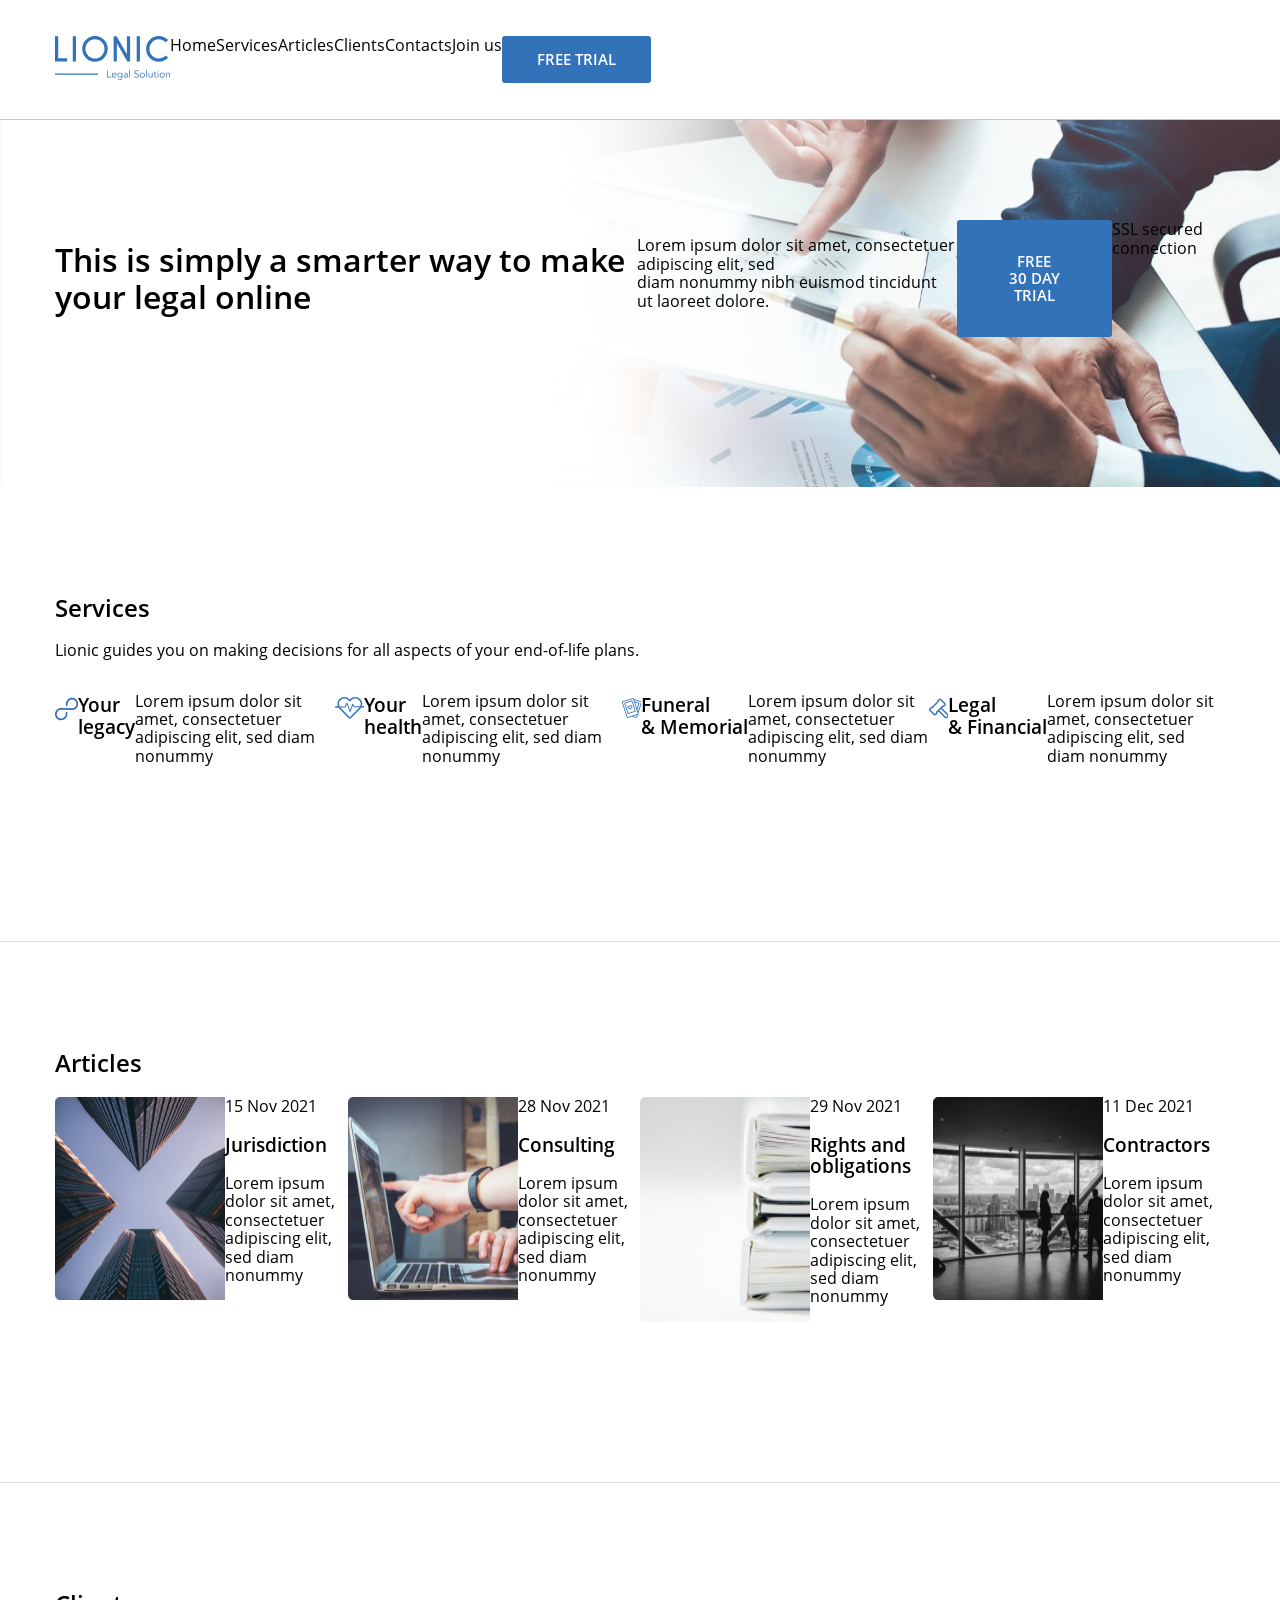
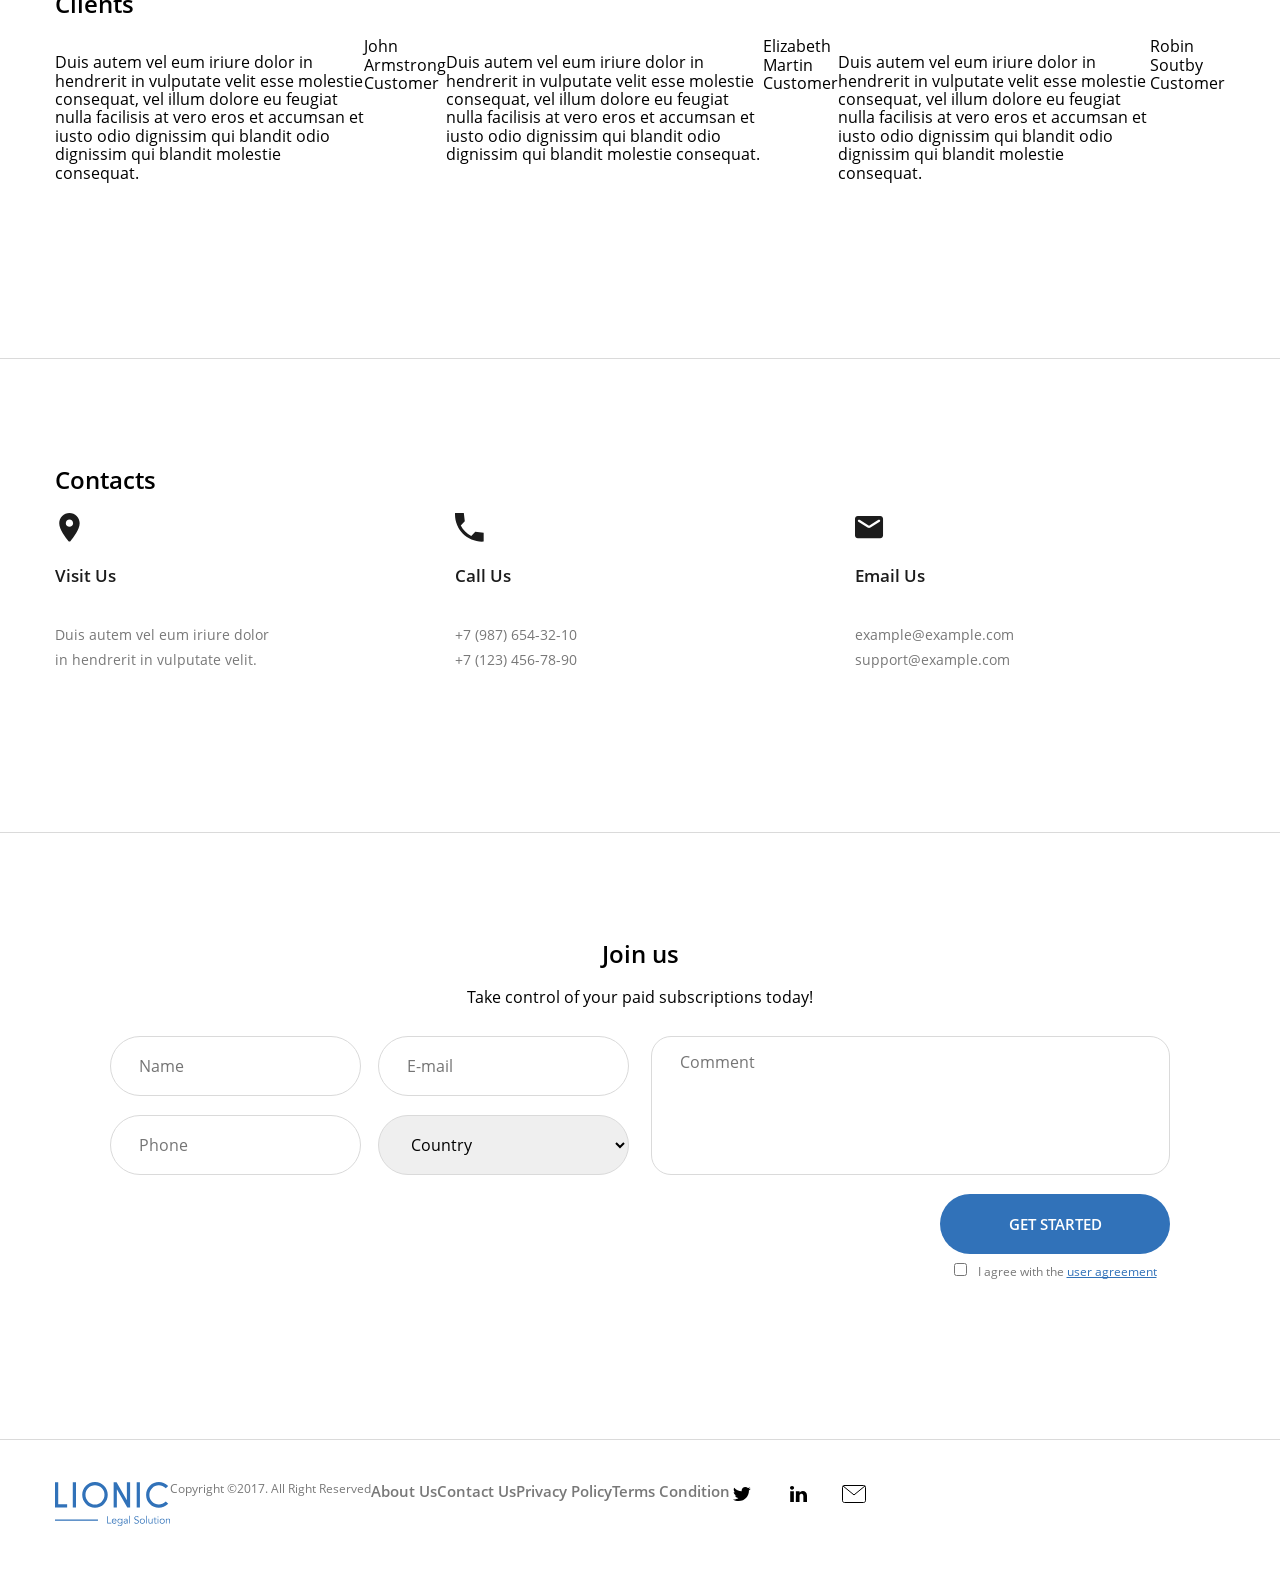
<file: Lionic start/index.html>
<!DOCTYPE html>
<html lang="en">

<head>
  <meta charset="UTF-8">
  <meta name="viewport" content="width=device-width, initial-scale=1.0">
  <link rel="stylesheet" href="css/normalize.css">
  <link rel="stylesheet" href="css/style.css">
  <title>Lionic</title>
</head>

<body>
  <header class="header">
    <div class="container flex header-container">
      <a href="#" class="header-logo">
        <img src="img/logo.svg" class="header-logo" alt="Logo">
      </a>
      <nav class="header-nav">
        <ul class="list-reset header-list list-reset flex">
          <li class="header-list-item">
            <a href="#" class="header-link">
              Home
            </a>
          </li>
          <li class="header-list-item">
            <a href="#services" class="header-link">
              Services
            </a>
          </li>
          <li class="header-list-item">
            <a href="#articles" class="header-link">
              Articles
            </a>
          </li>
          <li class="header-list-item">
            <a href="#clients" class="header-link">
              Clients
            </a>
          </li>
          <li class="header-list-item">
            <a href="#contacts" class="header-link">
              Contacts
            </a>
          </li>
          <li class="header-list-item">
            <a href="#join-us" class="header-link">
              Join us
            </a>
          </li>
        </ul>
      </nav>
      <!-- тег с классом можно прописать: название_тега.класс_тега.подкласс_тега -->
      <button class="btn header-btn btn-reset">
        Free trial
      </button>
    </div>
  </header>
  <main class="main">
    <section id="hero" class="hero">
      <div class="container">
        <div class="hero-content flex">
          <h1 class="hero-title">
            This is&nbsp;simply a&nbsp;smarter way to&nbsp;make your legal online
          </h1>
          <p class="hero-desc">
            Lorem ipsum dolor sit amet, consectetuer adipiscing elit, sed <br>diam nonummy nibh euismod
            tincidunt ut&nbsp;laoreet dolore.
          </p>
          <div class="hero-wrapper flex">
            <button class="btn hero-btn btn-reset">
              FREE 30&nbsp;DAY TRIAL
            </button>
            <!-- прогонять весть текст через сайт типограф -->
            <span class="hero-secure">
              SSL secured connection
            </span>
          </div>
        </div>
      </div>
    </section>
    <section id="services" class="services section-offset">
      <div class="container">
        <h2 class="section-title services-title">
          Services
        </h2>
        <p class="section-desc services-desc">
          Lionic guides you on&nbsp;making decisions for all aspects of&nbsp;your end-of-life plans.
        </p>
        <ul class="list-reset services-items flex">
          <li class="services-item flex">
            <svg class="services-item-icon" width="68" height="66" viewBox="0 0 68 66" fill="none"
              xmlns="http://www.w3.org/2000/svg">
              <path
                d="M50.3916 0.00398661C40.4366 -0.212013 32.1446 7.63799 31.8986 17.512L31.7746 22.483C31.7406 23.839 32.8316 24.973 34.1986 25.003C35.5656 25.032 36.7116 23.947 36.7446 22.591L36.8696 17.62C37.0476 10.471 43.0606 4.77799 50.2696 4.93399C57.4766 5.09099 63.1996 11.038 63.0216 18.187C62.8426 25.335 56.8296 31.029 49.6216 30.872L18.4986 30.197C8.54364 29.981 0.251644 37.831 0.00564401 47.705C-0.241356 57.579 7.64964 65.78 17.6056 65.995C27.5606 66.211 35.8526 58.362 36.0986 48.488L36.2216 43.572C36.2556 42.215 35.1646 41.082 33.7976 41.052C32.4306 41.022 31.2846 42.108 31.2506 43.464L31.1276 48.38C30.9496 55.529 24.9366 61.222 17.7276 61.066C10.5206 60.909 4.79764 54.962 4.97564 47.813C5.15464 40.664 11.1676 34.971 18.3756 35.127L49.4986 35.802C59.4546 36.018 67.7456 28.169 67.9926 18.295C68.2386 8.41999 60.3476 0.219987 50.3926 0.00498661L50.3916 0.00398661Z"
                fill="#3172B9" />
            </svg>
            <h3 class="services-item-title">
              Your legacy
            </h3>
            <p class="services-item-desc">
              Lorem ipsum dolor sit amet, consectetuer adipiscing elit, sed diam nonummy
            </p>
          </li>
          <li class="services-item flex">
            <svg class="services-item-icon" width="86" height="64" viewBox="0 0 86 64" fill="none"
              xmlns="http://www.w3.org/2000/svg">
              <path
                d="M79.622 20.272C79.622 22.336 79.316 24.352 78.726 26.27H83.868C85.045 26.27 86 27.227 86 28.406C86 29.586 85.045 30.541 83.868 30.541H77.47C77.268 30.541 77.073 30.513 76.888 30.461C76.0053 31.9743 74.9311 33.3675 73.692 34.606L44.972 63.374C44.7741 63.5725 44.539 63.73 44.2802 63.8375C44.0213 63.9449 43.7438 64.0002 43.4635 64.0002C43.1832 64.0002 42.9057 63.9449 42.6468 63.8375C42.388 63.73 42.1529 63.5725 41.955 63.374L13.233 34.606C12.1963 33.5688 11.2752 32.422 10.486 31.186C10.315 31.23 10.136 31.254 9.95 31.254H2.132C1.85176 31.2537 1.57431 31.1983 1.31551 31.0908C1.0567 30.9833 0.821595 30.8259 0.623621 30.6276C0.425646 30.4292 0.268677 30.1938 0.161676 29.9348C0.0546755 29.6758 -0.000261829 29.3983 9.38171e-07 29.118C9.38171e-07 27.938 0.955001 26.982 2.132 26.982H8.447C5.965 19.861 7.56 11.618 13.233 5.93801C15.1066 4.05015 17.3363 2.55313 19.793 1.5338C22.2497 0.514473 24.8843 -0.00687342 27.544 1.15198e-05C32.95 1.15198e-05 38.034 2.10901 41.856 5.93801L43.463 7.54701L45.07 5.93701C46.9438 4.04921 49.1737 2.55231 51.6306 1.53315C54.0874 0.513987 56.7222 -0.0071368 59.382 1.15198e-05C62.0417 -0.00681806 64.6763 0.514553 67.133 1.53388C69.5896 2.55321 71.8194 4.0502 73.693 5.93801C75.5791 7.8172 77.0741 10.0515 78.0918 12.5117C79.1094 14.972 79.6295 17.6096 79.622 20.272ZM70.678 8.95701C69.1987 7.46697 67.4383 6.28548 65.4989 5.48108C63.5595 4.67667 61.4796 4.26536 59.38 4.27101C57.2807 4.26563 55.2012 4.67706 53.2622 5.48146C51.3231 6.28586 49.563 7.46721 48.084 8.95701L44.969 12.077C44.7713 12.2754 44.5364 12.4329 44.2777 12.5403C44.019 12.6478 43.7416 12.7031 43.4615 12.7031C43.1814 12.7031 42.904 12.6478 42.6453 12.5403C42.3866 12.4329 42.1517 12.2754 41.954 12.077L38.84 8.95701C37.3608 7.46718 35.6005 6.28582 33.6613 5.48142C31.7221 4.67703 29.6424 4.26561 27.543 4.27101C25.4437 4.26546 23.3642 4.67682 21.4251 5.48123C19.486 6.28564 17.7259 7.46708 16.247 8.95701C11.173 14.04 10.232 21.718 13.425 27.763H28.236L33.538 16.479C33.783 15.959 34.277 15.634 34.891 15.663C35.1717 15.6764 35.4421 15.7726 35.6681 15.9396C35.8942 16.1065 36.0657 16.3367 36.161 16.601L44.051 38.487L50.542 20.168C50.6364 19.9007 50.8086 19.6678 51.0365 19.4992C51.2643 19.3306 51.5374 19.2341 51.8206 19.2221C52.1038 19.21 52.3842 19.283 52.6255 19.4316C52.8669 19.5802 53.0583 19.7977 53.175 20.056L56.351 27.051H73.852C76.612 21.125 75.555 13.842 70.678 8.95701ZM16.248 31.586L43.463 58.844L70.678 31.586C71.2253 31.038 71.7323 30.4512 72.195 29.83H55.736C55.179 29.83 54.373 29.573 54.143 29.064L52.046 24.444L45.404 43.189C45.204 43.755 44.67 44.135 44.069 44.136H44.066C43.466 44.136 42.933 43.76 42.729 43.196L34.653 20.798L30.426 29.794C30.192 30.292 29.99 30.541 29.439 30.541H15.293C15.593 30.901 15.912 31.249 16.248 31.586Z"
                fill="#3172B9" />
            </svg>

            <h3 class="services-item-title">
              Your health
            </h3>
            <p class="services-item-desc">
              Lorem ipsum dolor sit amet, consectetuer adipiscing elit, sed diam nonummy
            </p>
          </li>
          <li class="services-item flex">
            <svg class="services-item-icon" width="64" height="64" viewBox="0 0 64 64" fill="none"
              xmlns="http://www.w3.org/2000/svg">
              <path
                d="M63.8101 15.0712L53.3321 48.1442L53.5791 48.9242C53.7393 49.4246 53.7986 49.9519 53.7536 50.4754C53.7086 50.999 53.5603 51.5084 53.3171 51.9742C52.9241 52.7302 52.3171 53.3272 51.5701 53.7022L51.5611 53.7352L49.1941 61.2052C48.8722 62.2153 48.1632 63.0567 47.2223 63.5451C46.2815 64.0335 45.1853 64.1292 44.1741 63.8112L32.0001 59.9552L19.8261 63.8112C18.8148 64.1292 17.7187 64.0335 16.7778 63.5451C15.8369 63.0567 15.1279 62.2153 14.8061 61.2052L0.188058 15.0722C0.0280711 14.5716 -0.0310613 14.0444 0.0140824 13.5208C0.0592262 12.9973 0.20775 12.4879 0.451058 12.0222C0.69167 11.5548 1.02267 11.1398 1.42487 10.8013C1.82706 10.4628 2.29245 10.2075 2.79406 10.0502L33.9431 0.185169C34.9542 -0.133462 36.0504 -0.0381761 36.9915 0.450138C37.9325 0.938452 38.6415 1.77995 38.9631 2.79017L39.0401 3.03217C39.0491 3.03417 39.0581 3.03517 39.0661 3.03817L61.2061 10.0512C61.7073 10.2085 62.1723 10.4635 62.5743 10.8017C62.9763 11.1398 63.3073 11.5543 63.5481 12.0212C64.0401 12.9712 64.1331 14.0532 63.8101 15.0712ZM48.4441 54.7482L36.4161 58.5572L44.9781 61.2692C45.3153 61.3759 45.6811 61.3444 45.9951 61.1817C46.3092 61.019 46.5458 60.7382 46.6531 60.4012L48.4441 54.7482ZM51.0371 49.7302L36.4211 3.59617C36.3142 3.25923 36.078 2.97846 35.7644 2.81553C35.4507 2.65259 35.0852 2.62081 34.7481 2.72717L3.60006 12.5932C3.26006 12.7002 2.98306 12.9332 2.81906 13.2502C2.73787 13.4054 2.68829 13.5753 2.67319 13.7499C2.65808 13.9244 2.67775 14.1003 2.73106 14.2672L17.3471 60.4002C17.5691 61.1012 18.3201 61.4902 19.0211 61.2692L31.5611 57.2972C31.5891 57.2872 31.6171 57.2772 31.6461 57.2702L50.1691 51.4032C50.5091 51.2962 50.7861 51.0632 50.9491 50.7462C51.1141 50.4302 51.1451 50.0692 51.0371 49.7292V49.7302ZM48.4971 32.8832L53.4461 17.2632L42.4451 13.7792L48.4971 32.8832ZM61.1801 13.2482C61.0998 13.0927 60.9896 12.9547 60.8557 12.8421C60.7218 12.7295 60.567 12.6446 60.4001 12.5922L40.0231 6.13817L41.4691 10.6992C41.5571 10.7092 41.6451 10.7272 41.7321 10.7552L54.2501 14.7202C54.5841 14.8251 54.894 14.9951 55.1619 15.2205C55.4299 15.4458 55.6505 15.722 55.8111 16.0332C55.9734 16.3437 56.0726 16.6834 56.1028 17.0325C56.133 17.3817 56.0937 17.7333 55.9871 18.0672L49.8951 37.2952L51.9331 43.7292L61.2681 14.2652C61.3751 13.9252 61.3441 13.5652 61.1801 13.2482ZM30.9401 23.3342C31.5152 23.6305 32.0259 24.038 32.4425 24.533C32.8591 25.0281 33.1733 25.6008 33.3671 26.2182C33.5725 26.8636 33.633 27.5464 33.5443 28.2179C33.4557 28.8895 33.22 29.5332 32.8541 30.1032L29.6411 35.1242C29.3916 35.5124 29.0489 35.8318 28.6441 36.0533C28.2393 36.2748 27.7855 36.3913 27.3241 36.3922C26.9701 36.3922 26.6161 36.3242 26.2841 36.1882L20.7651 33.9342C20.1378 33.6788 19.5745 33.2882 19.1154 32.7902C18.6563 32.2922 18.3127 31.6991 18.1091 31.0532C17.9119 30.437 17.8389 29.7879 17.8943 29.1433C17.9498 28.4988 18.1326 27.8716 18.4321 27.2982C18.7284 26.723 19.1359 26.2124 19.631 25.7958C20.126 25.3792 20.6988 25.0649 21.3161 24.8712C22.3839 24.536 23.5338 24.5727 24.5781 24.9752C25.1998 24.0444 26.1189 23.352 27.1851 23.0112C27.8013 22.8143 28.4504 22.7414 29.0949 22.7969C29.7394 22.8523 30.3665 23.0349 30.9401 23.3342ZM30.8251 27.0232C30.7361 26.7402 30.5919 26.4777 30.4009 26.2508C30.2098 26.0239 29.9757 25.8371 29.7121 25.7012C29.4491 25.5638 29.1615 25.48 28.8659 25.4546C28.5703 25.4292 28.2726 25.4627 27.9901 25.5532C27.6178 25.6698 27.2823 25.8815 27.0168 26.1673C26.7513 26.4532 26.565 26.8033 26.4761 27.1832C26.4221 27.4065 26.3114 27.6121 26.1547 27.7801C25.998 27.9481 25.8006 28.0729 25.5816 28.1422C25.3626 28.2116 25.1294 28.2233 24.9045 28.1762C24.6797 28.129 24.4708 28.0247 24.2981 27.8732C24.0064 27.614 23.6523 27.4353 23.2705 27.3546C22.8888 27.274 22.4926 27.2942 22.1211 27.4132C21.838 27.5024 21.5755 27.6468 21.3488 27.8382C21.122 28.0296 20.9355 28.2641 20.8001 28.5282C20.6627 28.7911 20.5789 29.0788 20.5535 29.3743C20.5281 29.6699 20.5616 29.9676 20.6521 30.2502C20.8271 30.8032 21.2371 31.2472 21.7751 31.4672L27.2931 33.7212C27.3114 33.7292 27.3322 33.7299 27.3511 33.7232C27.3696 33.7176 27.3856 33.7055 27.3961 33.6892L30.6091 28.6672C30.9231 28.1772 31.0021 27.5792 30.8261 27.0252L30.8251 27.0232ZM44.1721 40.9302C44.2788 41.2638 44.3183 41.6152 44.2882 41.9642C44.2582 42.3132 44.1592 42.6527 43.9971 42.9632C43.8365 43.2746 43.6158 43.5511 43.3477 43.7767C43.0796 44.0022 42.7694 44.1723 42.4351 44.2772L21.2401 50.9922C20.5659 51.2044 19.835 51.1408 19.2077 50.8152C18.5803 50.4896 18.1076 49.9286 17.8931 49.2552L8.01306 18.0682C7.90624 17.7344 7.8667 17.3828 7.89674 17.0336C7.92678 16.6845 8.0258 16.3448 8.18806 16.0342C8.34862 15.723 8.56923 15.4468 8.83717 15.2215C9.1051 14.9961 9.41503 14.8261 9.74906 14.7212L30.9451 8.00717C31.6194 7.79435 32.3506 7.85772 32.9782 8.18336C33.6059 8.509 34.0788 9.07032 34.2931 9.74417L44.1721 40.9302ZM41.6301 41.7352L31.7501 10.5492L21.9781 13.6432L10.5531 17.2622L20.4331 48.4482L41.6301 41.7352Z"
                fill="#3172B9" />
            </svg>
            <h3 class="services-item-title">
              Funeral &amp;&nbsp;Memorial
            </h3>
            <p class="services-item-desc">
              Lorem ipsum dolor sit amet, consectetuer adipiscing elit, sed diam nonummy
            </p>
          </li>
          <li class="services-item flex">
            <svg class="services-item-icon" width="65" height="65" viewBox="0 0 65 65" fill="none"
              xmlns="http://www.w3.org/2000/svg">
              <path
                d="M63.131 51.506C64.3269 52.7045 64.9985 54.3285 64.9985 56.0215C64.9985 57.7146 64.3269 59.3385 63.131 60.537L60.54 63.13C59.9482 63.7249 59.2442 64.1965 58.4689 64.5175C57.6935 64.8385 56.8622 65.0025 56.023 65C55.184 65.0024 54.3529 64.8384 53.5777 64.5174C52.8025 64.1964 52.0987 63.7249 51.507 63.13L30.988 42.613L28.126 45.475C28.2028 46.397 28.077 47.3246 27.7574 48.1928C27.4378 49.061 26.9322 49.8488 26.276 50.501L23.55 53.227C22.9583 53.8218 22.2545 54.2934 21.4793 54.6143C20.7042 54.9353 19.873 55.0994 19.034 55.097C18.1952 55.0993 17.3642 54.9352 16.5892 54.6142C15.8142 54.2932 15.1106 53.8217 14.519 53.227L1.86503 40.575C0.66925 39.3767 -0.00231934 37.7529 -0.00231934 36.06C-0.00231934 34.3671 0.66925 32.7434 1.86503 31.545L4.59103 28.819C5.24326 28.1629 6.03107 27.6573 6.89928 27.3377C7.76748 27.0182 8.69507 26.8923 9.61703 26.969L26.97 9.61902C26.8953 8.69769 27.0219 7.77112 27.341 6.90358C27.6601 6.03605 28.1641 5.24832 28.818 4.59502L31.543 1.87002C32.1347 1.27539 32.8383 0.803958 33.6133 0.48298C34.3883 0.162003 35.2192 -0.00214761 36.058 2.1214e-05C37.764 2.1214e-05 39.368 0.664021 40.574 1.87002L53.227 14.522C54.4226 15.7205 55.094 17.3442 55.094 19.037C55.094 20.7298 54.4226 22.3536 53.227 23.552L50.502 26.278C49.8497 26.9342 49.0617 27.4398 48.1933 27.7594C47.3249 28.079 46.3972 28.2048 45.475 28.128L42.613 30.99L63.131 51.506ZM31.164 35.784L35.783 31.165L39.243 27.705L44.398 22.551L44.798 22.951C45.126 23.279 45.556 23.443 45.986 23.443C46.416 23.443 46.846 23.279 47.175 22.951L49.9 20.226C50.0561 20.07 50.1798 19.8848 50.2643 19.681C50.3487 19.4771 50.3922 19.2587 50.3922 19.038C50.3922 18.8174 50.3487 18.5989 50.2643 18.3951C50.1798 18.1912 50.0561 18.006 49.9 17.85L37.246 5.19702C37.0901 5.04084 36.905 4.91699 36.7011 4.83256C36.4972 4.74813 36.2787 4.70479 36.058 4.70502C35.628 4.70502 35.198 4.86902 34.87 5.19702L32.144 7.92202C31.9879 8.07804 31.864 8.26332 31.7794 8.46725C31.6949 8.67118 31.6514 8.88977 31.6514 9.11052C31.6514 9.33128 31.6949 9.54987 31.7794 9.7538C31.864 9.95773 31.9879 10.143 32.144 10.299L32.544 10.699L10.694 32.546L10.294 32.146C10.1381 31.9898 9.95296 31.866 9.74909 31.7816C9.54523 31.6971 9.32669 31.6538 9.10603 31.654C8.67603 31.654 8.24603 31.818 7.91803 32.146L5.19303 34.87C5.03701 35.026 4.91325 35.2112 4.82881 35.4151C4.74437 35.6189 4.70091 35.8374 4.70091 36.058C4.70091 36.2787 4.74437 36.4971 4.82881 36.701C4.91325 36.9048 5.03701 37.09 5.19303 37.246L17.846 49.9C18.174 50.228 18.604 50.392 19.034 50.392C19.464 50.392 19.894 50.228 20.223 49.9L22.948 47.175C23.1042 47.019 23.2281 46.8337 23.3126 46.6298C23.3971 46.4259 23.4407 46.2073 23.4407 45.9865C23.4407 45.7658 23.3971 45.5472 23.3126 45.3433C23.2281 45.1393 23.1042 44.954 22.948 44.798L22.548 44.398L27.703 39.244L31.164 35.784ZM59.804 54.834L39.285 34.317L34.315 39.287L54.835 59.803C55.162 60.131 55.593 60.295 56.023 60.295C56.453 60.295 56.883 60.131 57.211 59.803L59.804 57.21C59.9601 57.054 60.0838 56.8688 60.1683 56.665C60.2527 56.4611 60.2962 56.2427 60.2962 56.022C60.2962 55.8014 60.2527 55.5829 60.1683 55.3791C60.0838 55.1752 59.9601 54.99 59.804 54.834Z"
                fill="#3172B9" />
            </svg>
            <h3 class="services-item-title">
              Legal &amp;&nbsp;Financial
            </h3>
            <p class="services-item-desc">
              Lorem ipsum dolor sit amet, consectetuer adipiscing elit, sed diam nonummy
            </p>
          </li>
        </ul>
      </div>
    </section>
    <section id="articles" class="articles section-offset">
      <div class="container">
        <h2 class="section-title articles-title">
          Articles
        </h2>
        <ul class="list-reset articles-list flex">
          <li class="articles-item">
            <article class="blog-preview flex">
              <a href="#" class="blog-preview-link flex">
                <img src="img/blog-1.jpg" alt="Blog photo 1" class="blog-preview-image">
                <div class="blog-preview-text">
                  <time datetime="2021-11-15 19:30" class="blog-preview-time">
                    15 Nov 2021
                  </time>
                  <h3 class="blog-preview-title">
                    Jurisdiction
                  </h3>
                  <p class="blog-preview-desc">
                    Lorem ipsum dolor sit amet, consectetuer adipiscing elit, sed diam nonummy
                  </p>
                </div>
              </a>
            </article>
          </li>
          <li class="articles-item">
            <article class="blog-preview flex">
              <a href="" class="blog-preview-link flex">
                <img src="img/blog-2.jpg" alt="Blog photo 2" class="blog-preview-image">
                <div class="blog-preview-text">
                  <time datetime="2021-11-15 19:30" class="blog-preview-time">
                    28 Nov 2021
                  </time>
                  <h3 class="blog-preview-title">
                    Consulting
                  </h3>
                  <p class="blog-preview-desc">
                    Lorem ipsum dolor sit amet, consectetuer adipiscing elit, sed diam nonummy
                  </p>
                </div>
              </a>
            </article>
          </li>
          <li class="articles-item">
            <article class="blog-preview flex">
              <a href="" class="blog-preview-link flex">
                <img src="img/blog-3.jpg" alt="Blog photo 3" class="blog-preview-image">
                <div class="blog-preview-text">
                  <time datetime="2021-11-15 19:30" class="blog-preview-time">
                    29 Nov 2021
                  </time>
                  <h3 class="blog-preview-title">
                    Rights and obligations
                  </h3>
                  <p class="blog-preview-desc">
                    Lorem ipsum dolor sit amet, consectetuer adipiscing elit, sed diam nonummy
                  </p>
                </div>
              </a>
            </article>
          </li>
          <li class="articles-item">
            <article class="blog-preview flex">
              <a href="" class="blog-preview-link flex">
                <img src="img/blog-4.jpg" alt="Blog photo 4" class="blog-preview-image">
                <div class="blog-preview-text">
                  <time datetime="2021-11-15 19:30" class="blog-preview-time">
                    11 Dec 2021
                  </time>
                  <h3 class="blog-preview-title">
                    Contractors
                  </h3>
                  <p class="blog-preview-desc">
                    Lorem ipsum dolor sit amet, consectetuer adipiscing elit, sed diam nonummy
                  </p>
                </div>
              </a>
            </article>
          </li>
        </ul>
      </div>
    </section>
    <section id="clients" class="clients section-offset">
      <div class="container">
        <h2 class="section-title clients-title">
          Clients
        </h2>
        <ul class="list-reset clients-list flex">
          <li class="clients-item flex">
            <p class="clients-item-desc">
              Duis autem vel eum iriure dolor in hendrerit in vulputate velit esse molestie consequat, vel
              illum dolore eu feugiat nulla facilisis at vero eros et accumsan et iusto odio dignissim qui
              blandit odio dignissim qui blandit molestie consequat.
            </p>
            <div class="clients-user flex">
              <div class="clients-avatar">
                <img src="img/client-1.jpg" alt="John Armstrong">
              </div>
              <div class="clients-text">

                <div class="clients-name">
                  John Armstrong
                </div>
                <span class="clients-post">
                  Customer
                </span>
              </div>
            </div>
          </li>
          <li class="clients-item flex">
            <p class="clients-item-desc">
              Duis autem vel eum iriure dolor in hendrerit in vulputate velit esse molestie consequat, vel
              illum dolore eu feugiat nulla facilisis at vero eros et accumsan et iusto odio dignissim qui
              blandit odio dignissim qui blandit molestie consequat.
            </p>
            <div class="clients-user flex">
              <div class="clients-avatar">
                <img src="img/client-2.jpg" alt="Elizabeth Martin">
              </div>
              <div class="clients-text">

                <div class="clients-name">
                  Elizabeth Martin
                </div>
                <span class="clients-post">
                  Customer
                </span>
              </div>
            </div>
          </li>
          <li class="clients-item flex">
            <p class="clients-item-desc">
              Duis autem vel eum iriure dolor in hendrerit in vulputate velit esse molestie consequat, vel
              illum dolore eu feugiat nulla facilisis at vero eros et accumsan et iusto odio dignissim qui
              blandit odio dignissim qui blandit molestie consequat.
            </p>
            <div class="clients-user flex">
              <div class="clients-avatar">
                <img src="img/client-3.jpg" alt="Robin Soutby">
              </div>
              <div class="clients-text">

                <div class="clients-name">
                  Robin Soutby
                </div>
                <span class="clients-post">
                  Customer
                </span>
              </div>
            </div>
          </li>
        </ul>

      </div>
    </section>
    <section id="contacts" class="contacts section-offset">
      <div class="container">
        <h2 class="section-title contacts-title">
          Contacts
        </h2>
        <address class="contacts-address">
          <ul class="list-reset contacts-list flex">
            <li class="contacts-item flex contacts-item-address">
              <strong class="contacts-item-caption">Visit Us</strong>
              <p class="contacts-item-text">
                Duis autem vel eum iriure dolor in&nbsp;hendrerit in&nbsp;vulputate velit.
              </p>
            </li>
            <li class="contacts-item flex contacts-item-call">
              <strong class="contacts-item-caption">Call Us</strong>
              <a href="tel:+79876543210" class="contacts-item-link">
                +7 (987) 654-32-10
              </a>
              <a href="tel:+71234567890" class="contacts-item-link">
                +7 (123) 456-78-90
              </a>
              <!-- если номер в ссылке то нужна приписка tel: -->

            </li>
            <li class="contacts-item flex contacts-item-mail">
              <strong class="contacts-item-caption">Email Us</strong>
              <a href="mailto:example@example.com" class="contacts-item-link">
                example@example.com
              </a>
              <a href="mailto:support@example.com" class="contacts-item-link">
                support@example.com
              </a>
              <!-- если почта в ссылке то нужна приписка mailto: -->
            </li>
          </ul>
        </address>
      </div>

    </section>
    <section class="join-us section-offset" id="join">
      <div class="container">
        <h2 class="section-title join-us-title">Join us</h2>
        <p class="section-desc join-us-desc">Take control of your paid subscriptions today!</p>
        <form action="https://jsonplaceholder.typicode.com/posts" method="post" class="form">
          <div class="form-top flex">
            <div class="form-left flex">
              <input class="form-input" type="text" name="name" placeholder="Name" required>
              <input class="form-input" type="email" name="email" placeholder="E-mail" required>
              <input class="form-input" type="tel" name="phone" placeholder="Phone" required>
              <select class="form-select" name="country" required>
                <option value="Country" disabled selected>Country</option>
                <option value="United Kingdom">United Kingdom</option>
                <option value="United States">United States</option>
                <option value="France">France</option>
                <option value="Germany">Germany</option>
                <option value="Spain">Spain</option>
                <option value="Estonia">Estonia</option>
              </select>
            </div>
            <div class="form-right">
              <textarea class="form-textarea" name="comment" placeholder="Comment"></textarea>
            </div>
          </div>
          <div class="form-bottom flex">
            <div class="form-wrapper flex">
              <button class="btn btn-reset form-btn">Get Started</button>
              <label class="form-check">
                <input type="checkbox" required>
                I agree with the <a href="#">user agreement</a>
              </label>
            </div>
          </div>
        </form>
      </div>
    </section>
  </main>
  <footer class="footer">
    <div class="container flex footer-container">
      <div class="footer-left flex">
        <a href="#" class="footer-logo">
          <img src="img/logo.svg" alt="Logo">
        </a>
        <small class="footer-copy">
          Copyright ©2017. All Right Reserved
        </small>
      </div>
      <div class="footer-right flex">
        <nav class="footer-nav">
          <ul class="footer-list list-reset flex">
            <li class="footer-item">
              <a href="#" target="_blank" class="footer-link">About Us</a>
            </li>
            <li class="footer-item">
              <a href="#" target="_blank" class="footer-link">Contact Us</a>
            </li>
            <li class="footer-item">
              <a href="#" target="_blank" class="footer-link">Privacy Policy</a>
            </li>
            <li class="footer-item">
              <a href="#" target="_blank" class="footer-link">Terms Condition</a>
            </li>
          </ul>
        </nav>
        <ul class="social list-reset flex">
          <li class="social-item"><a href="#" class="social-link social-link-tw">
              <svg width="18" height="14" viewBox="0 0 18 14" fill="none" xmlns="http://www.w3.org/2000/svg">
                <g clip-path="url(#clip0_32_164)">
                  <path
                    d="M17.719 1.65632C17.0672 1.93749 16.3672 2.12756 15.6312 2.213C16.3824 1.77569 16.9578 1.08271 17.2295 0.257952C16.516 0.66998 15.7351 0.960048 14.9207 1.11556C14.258 0.428779 13.313 0 12.2675 0C10.2607 0 8.63311 1.58169 8.63311 3.53391C8.63311 3.81052 8.66516 4.08038 8.72676 4.33947C5.70575 4.19186 3.02744 2.78497 1.2347 0.647183C0.921659 1.16929 0.742478 1.77633 0.742478 2.42402C0.742478 3.64991 1.38427 4.73153 2.35946 5.36512C1.78217 5.34773 1.21754 5.19623 0.712779 4.9233V4.96795C0.712779 6.68033 1.96554 8.10817 3.6285 8.4329C3.32302 8.51427 3.00243 8.55679 2.67076 8.55679C2.43627 8.55679 2.20876 8.53521 1.98651 8.49457C2.44908 9.89809 3.7915 10.9197 5.38164 10.9486C4.13761 11.8967 2.57008 12.4619 0.867562 12.4619C0.574324 12.4619 0.284511 12.4449 0 12.4115C1.60887 13.4145 3.51914 14 5.57194 14C12.2576 14 15.914 8.61508 15.914 3.94522C15.914 3.79191 15.9105 3.63974 15.9029 3.48812C16.6153 2.98716 17.2303 2.36688 17.719 1.65632Z" />
                </g>
                <defs>
                  <clipPath id="clip0_32_164">
                    <rect width="18" height="14" fill="white" />
                  </clipPath>
                </defs>
              </svg>
            </a></li>
          <li class="social-item"><a href="#" class="social-link social-link-linkedin">
              <svg width="17" height="16" viewBox="0 0 17 16" fill="none" xmlns="http://www.w3.org/2000/svg">
                <g clip-path="url(#clip0_32_166)">
                  <path
                    d="M3.85973 15.999V5.20386H0.215035V15.999H3.85973ZM2.03785 3.72907C3.30882 3.72907 4.09994 2.90013 4.09994 1.86422C4.07626 0.804959 3.30887 -0.000976562 2.06197 -0.000976562C0.815269 -0.000976562 0 0.804975 0 1.86422C0 2.90018 0.790923 3.72907 2.01406 3.72907H2.03774H2.03785ZM5.87706 15.999H9.52175V9.97048C9.52175 9.64784 9.54543 9.32554 9.64168 9.0949C9.90516 8.45027 10.5049 7.78262 11.5117 7.78262C12.8305 7.78262 13.3582 8.77258 13.3582 10.2238V15.999H17.0026V9.8091C17.0026 6.49325 15.2045 4.95042 12.8065 4.95042C10.8404 4.95042 9.9771 6.03237 9.49751 6.76928H9.52184V5.20363H5.87714C5.92497 6.21659 5.87714 15.9988 5.87714 15.9988L5.87706 15.999Z" />
                </g>
                <defs>
                  <clipPath id="clip0_32_166">
                    <rect width="17" height="16" fill="white" />
                  </clipPath>
                </defs>
              </svg>
            </a></li>
          <li class="social-item"><a href="#" class="social-link social-link-mail">
              <svg width="24" height="18" viewBox="0 0 24 18" fill="none" xmlns="http://www.w3.org/2000/svg">
                <path
                  d="M2.40039 0.5H21.5996C22.6744 0.5 23.5 1.31855 23.5 2.25V15.75C23.5 16.6814 22.6744 17.5 21.5996 17.5H2.40039C1.32565 17.5 0.5 16.6814 0.5 15.75V2.25C0.5 1.31855 1.32565 0.5 2.40039 0.5Z"
                  stroke-linecap="round" stroke-linejoin="round" />
                <path d="M22.8478 1.0625L12 9.93794L1.15222 1.0625" stroke-linecap="round"
                  stroke-linejoin="round" />
              </svg>
            </a></li>
        </ul>
      </div>
    </div>
  </footer>
</body>

</html>
</file>
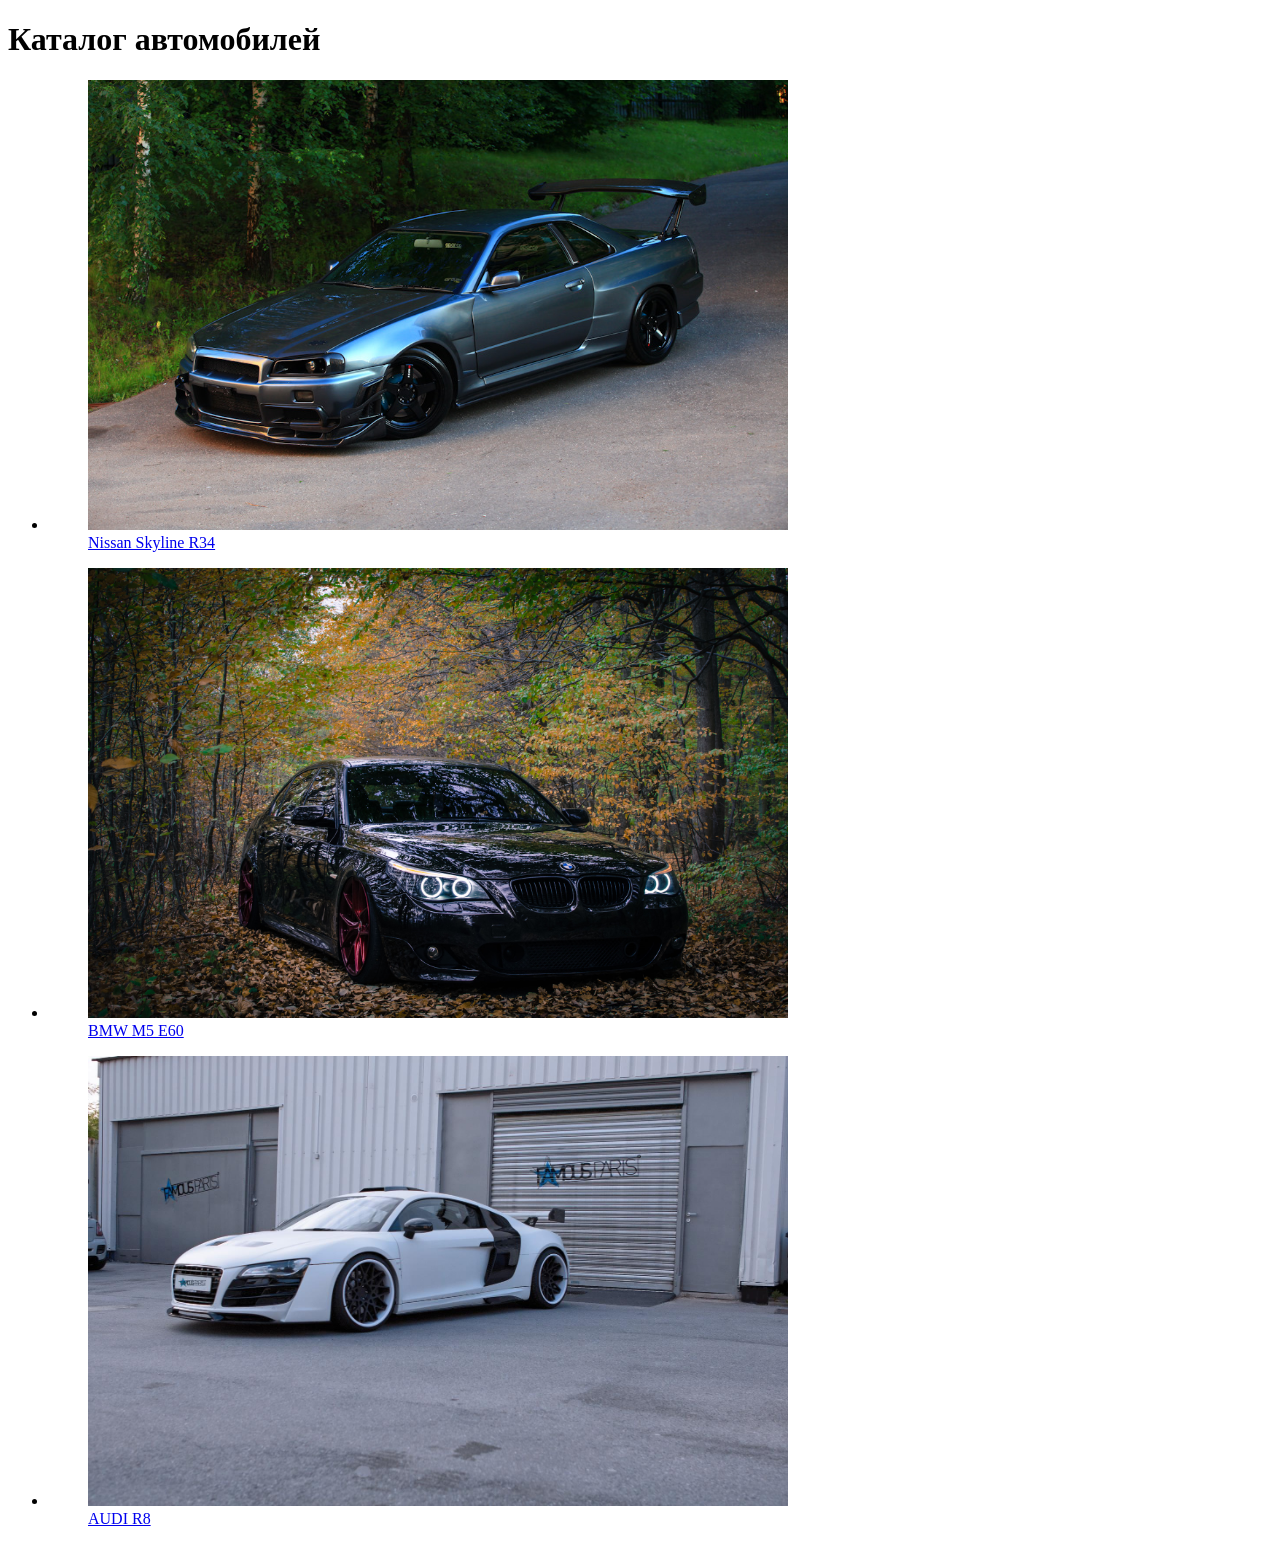
<file: clear HTML/Vehicle_catalog/index.html>
<!DOCTYPE html>
<html lang="ru">

<head>
    <meta charset="UTF-8">
    <meta name="viewport" content="width=device-width, initial-scale=1.0">
    <title>Каталог автомобилей</title>
</head>

<body>
    <h1>Каталог автомобилей</h1>
    <ul>
        <li>
            <a href="nissan.html ">
                <figure>
                    <img src="img/nissan.jpg" alt="Автомобиль марки Nissan" width="700" height="450">
                    <figcaption>Nissan Skyline R34</figcaption>
                </figure>
            </a>
        </li>
        <li>
            <a href="bmw.html">
                <figure>
                    <img src="img/bmw.jpg" alt="Автомобиль марки BMW" width="700" height="450">
                    <figcaption>BMW M5 E60</figcaption>
                </figure>
            </a>
        </li>
        <li>
            <a href="audi.html">
                <figure>
                    <img src="img/audi.jpg" alt="Автомобиль марки AUDI" width="700" height="450">
                    <figcaption>AUDI R8</figcaption>
                </figure>
            </a>
        </li>
    </ul>
</body>

</html>
</file>
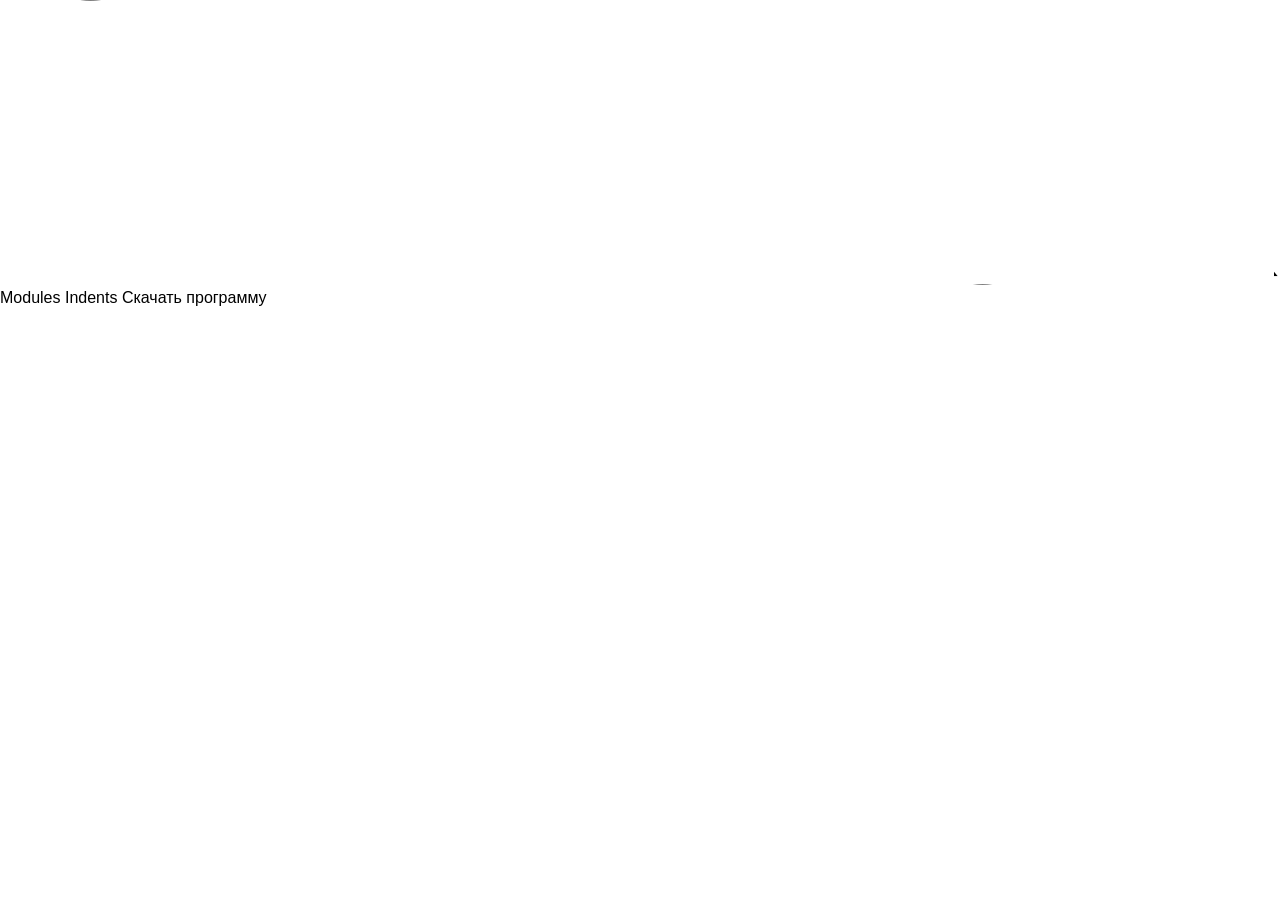
<file: SkillBoxCourse/first_project/index.html>
<!DOCTYPE html>
<html lang="ru">

<head>
    <meta charset="UTF-8">
    <title>Skillbox</title>

    <meta name="viewport" content="width=device-width, initial-scale=1.0">

    <link rel="stylesheet" href="css/normalize.css">
    <link rel="stylesheet" href="css/style.css">
</head>

<body>

    <a href="https://skillbox.ru/" target="_blank">
        <img src="img/logo-light.png" alt="Skillbox">
    </a>

    <a href="modules.html">Modules</a>
    <a href="article.html">Indents</a>

    <a href="skillbox.docx" download>Скачать программу</a>

</body>

</html>
</file>
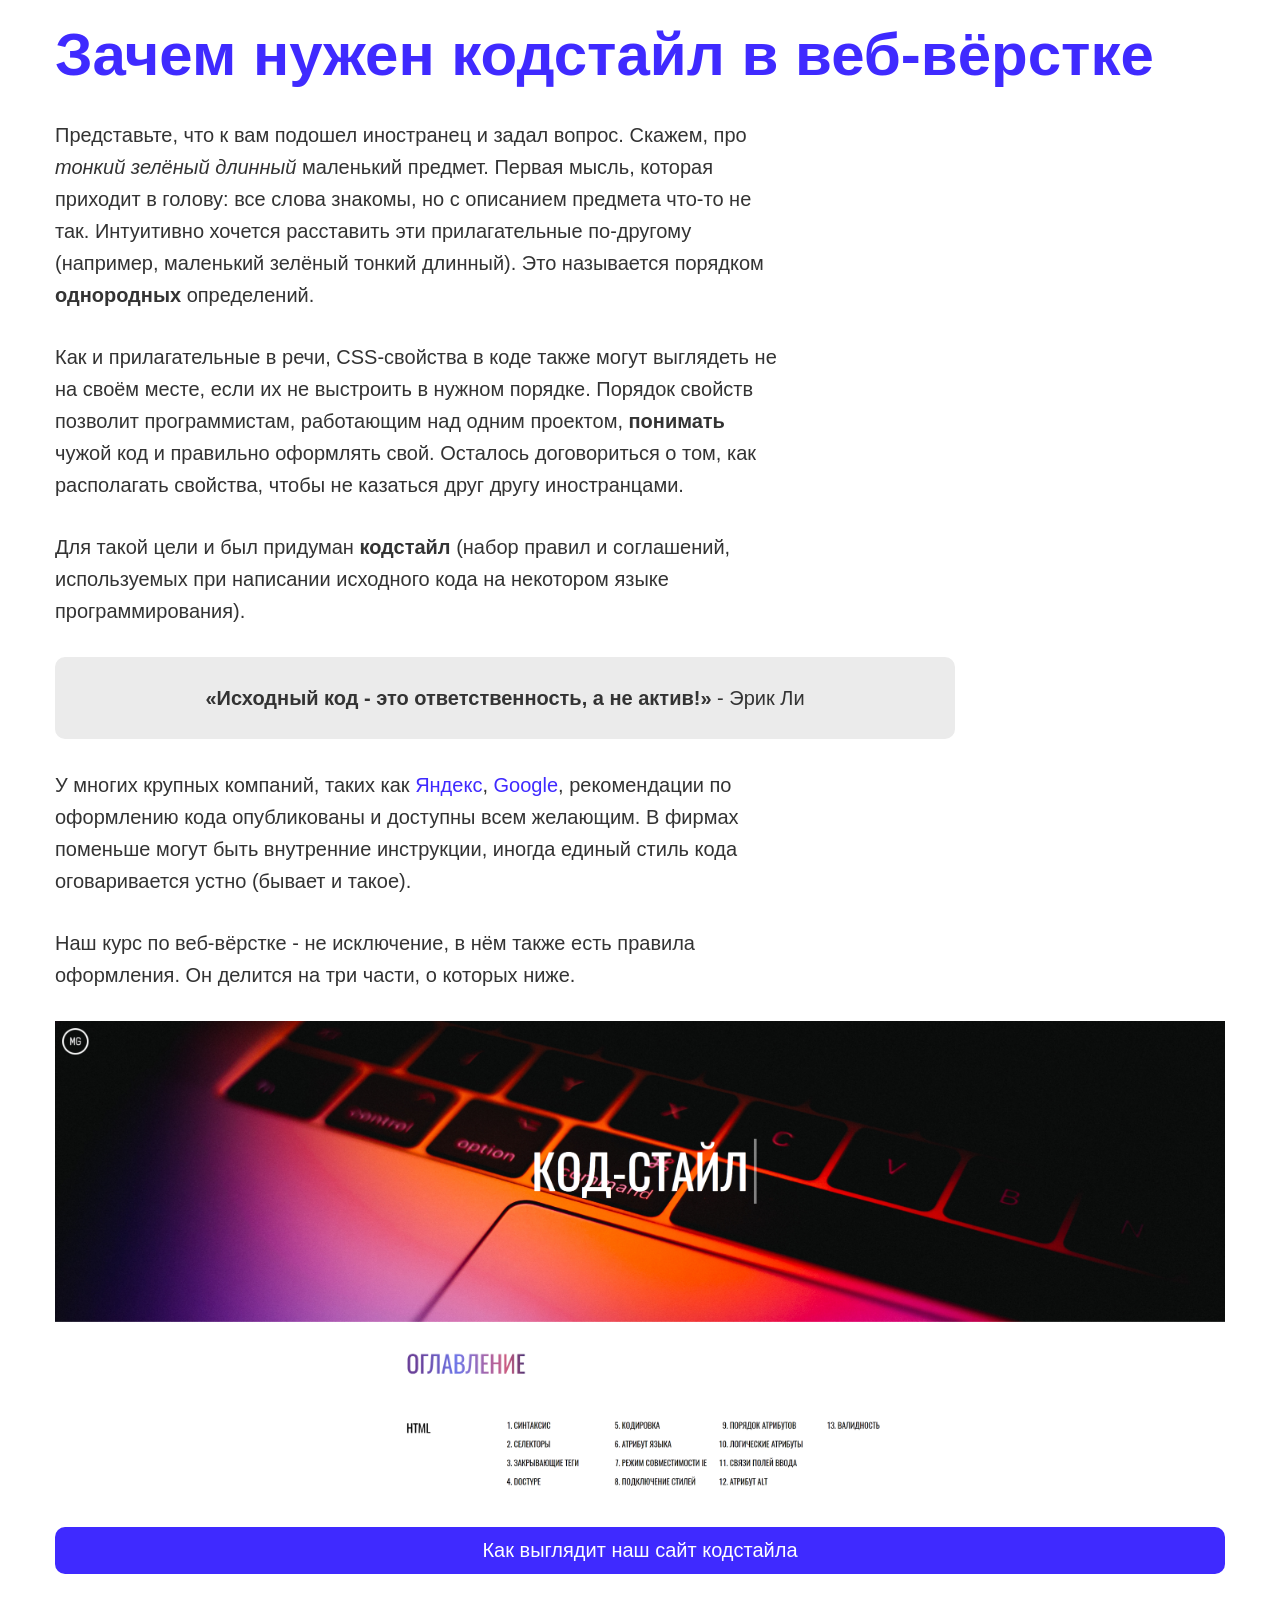
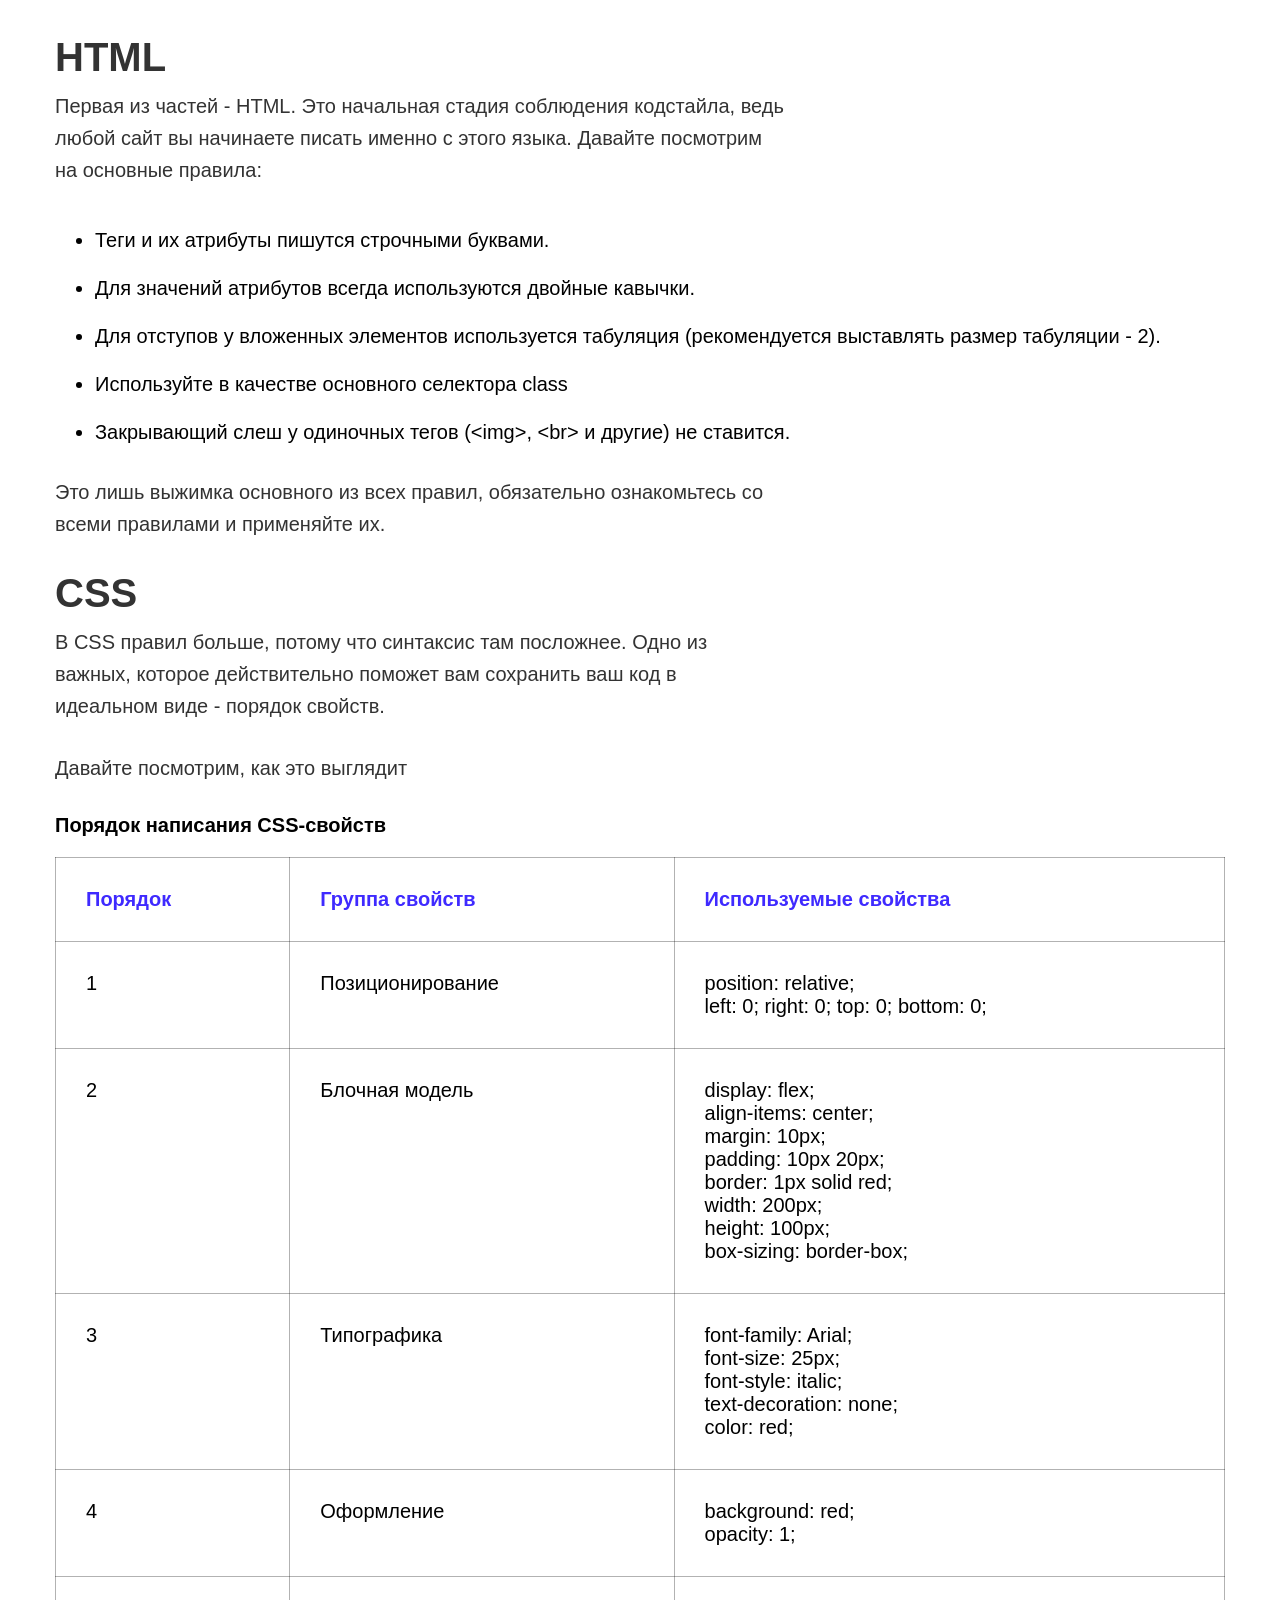
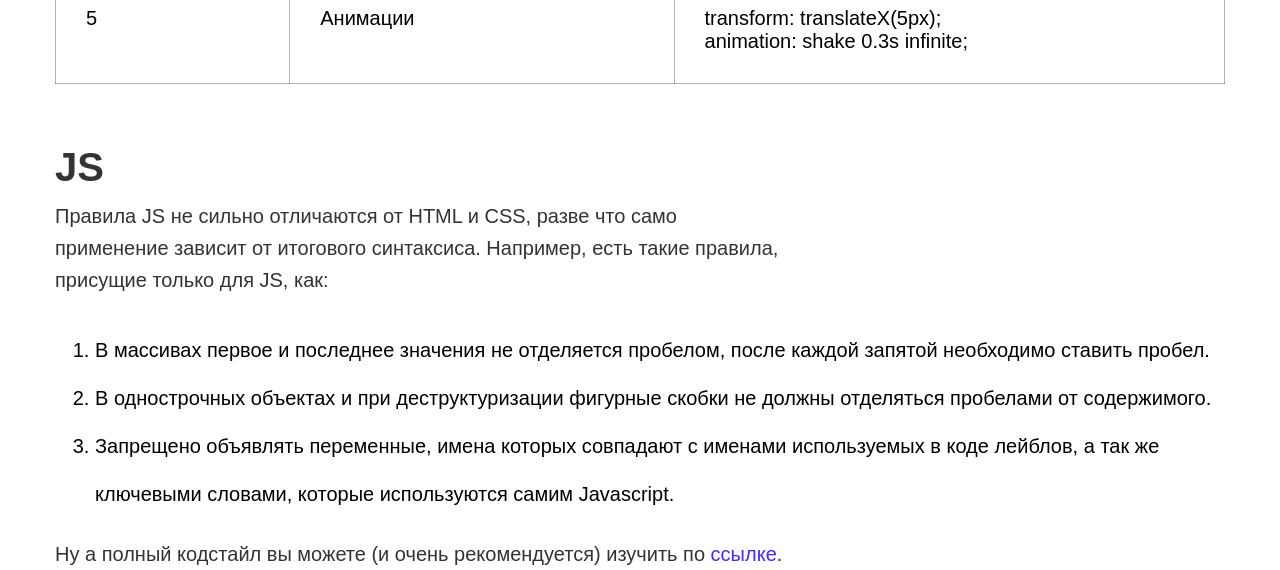
<file: SkillBoxCourse/from_html/index.html>
<!doctype html>
<html lang="ru">

<head>
  <meta charset="UTF-8">
  <meta name="viewport" content="width=device-width, initial-scale=1.0">
  <link rel="stylesheet" href="css/normalize.css">
  <link rel="stylesheet" href="css/style.css">
  <title>Статья</title>
</head>

<body>
  <div class="container">

    <h1 class="main-title">
      Зачем нужен кодстайл в веб-вёрстке
    </h1>
    <p class="text">
      Представьте, что к вам подошел иностранец и задал вопрос. Скажем, про <i>тонкий
        зелёный длинный</i> маленький предмет. Первая мысль, которая приходит в голову: все
      слова знакомы, но с описанием предмета что-то не так. Интуитивно хочется расставить
      эти прилагательные по-другому (например, маленький зелёный тонкий длинный). Это
      называется порядком <strong>однородных </strong> определений.
    </p>
    <!--<i> - курсив-->
    <!--<strong> - жирный шрифт c привлечением внимания-->

    <p class="text">
      Как и прилагательные в речи, CSS-свойства в коде также могут выглядеть не на своём
      месте, если их не выстроить в нужном порядке. Порядок свойств позволит
      программистам, работающим над одним проектом, <b>понимать</b> чужой код и правильно
      оформлять свой. Осталось договориться о том, как располагать свойства, чтобы не
      казаться друг другу иностранцами.
    </p>
    <!--<b> - жирный шрифт-->


    <p class="text">
      Для такой цели и был придуман <b>кодстайл</b> (набор правил и соглашений, используемых
      при написании исходного кода на некотором языке программирования).

    </p>

    <p class="text quote-text">
      <q class="quote">Исходный код - это ответственность, а не актив!</q>
      <cite class="quote-author">- Эрик Ли</cite>
    </p>
    <!-- <q> - цитата-->
    <!--<cite> - курсив с привлечением внимания-->
    <p class="text">
      У многих крупных компаний, таких как <a href="https://yandex.ru" target="_blank">Яндекс</a>, <a
        href="https://google.com" target="_blank">Google</a>, рекомендации по оформлению
      кода опубликованы и доступны всем желающим. В фирмах поменьше могут быть
      внутренние инструкции, иногда единый стиль кода оговаривается устно (бывает и
      такое).
    </p>
    <!--<a> - ссылка-->
    <p class="text">
      Наш курс по веб-вёрстке - не исключение, в нём также есть правила оформления. Он
      делится на три части, о которых ниже.
    </p>

    <figure class="image-group">
      <img src="img/codeguide.png" alt="Изображение код-стайла">
      <figcaption class="image-group-text">Как выглядит наш сайт кодстайла</figcaption>
    </figure>
    <!-- figure - это группировка (связка) изображения и подписи в этом случае
          figcaption - функция подписи картинки (правильный способ для того, чтобы делать это) -->

    <h2 class="second-title">
      HTML
    </h2>

    <p class="text">
      Первая из частей - HTML. Это начальная стадия соблюдения кодстайла, ведь любой
      сайт вы начинаете писать именно с этого языка. Давайте посмотрим на основные
      правила:
    </p>
    <ul class="list">
      <li class="list-item"> Теги и их атрибуты пишутся строчными буквами.</li>
      <li class="list-item">Для значений атрибутов всегда используются двойные кавычки.</li>
      <li class="list-item">Для отступов у вложенных элементов используется табуляция (рекомендуется выставлять размер
        табуляции - 2).
      </li>
      <li class="list-item">Используйте в качестве основного селектора class</li>
      <li class="list-item">Закрывающий слеш у одиночных тегов (&lt;img&gt;, &lt;br&gt; и другие) не ставится.</li>
    </ul>
    <p class="text">
      Это лишь выжимка основного из всех правил, обязательно ознакомьтесь со всеми
      правилами и применяйте их.
    </p>

    <h2 class="second-title">
      CSS
    </h2>
    <p class="text">
      В CSS правил больше, потому что синтаксис там посложнее. Одно из важных, которое
      действительно поможет вам сохранить ваш код в идеальном виде - порядок свойств.
    </p>
    <p class="text">Давайте посмотрим, как это выглядит</p>
    <table class="table">
      <caption class="table-caption">Порядок написания CSS-свойств</caption>
      <thead>
        <tr>
          <th class="table-cell table-header">Порядок</th>
          <th class="table-cell table-header">Группа свойств </th>
          <th class="table-cell table-header">Используемые свойства</th>
        </tr>
      </thead>
      <tbody>
        <tr>
          <td class = "table-cell">
            1
          </td>
          <td class = "table-cell">
            Позиционирование
          </td>
          <td class = "table-cell">
            position: relative;<br>
            left: 0; right: 0; top: 0; bottom: 0;<br>
          </td>
        </tr>
        <tr>
          <td class = "table-cell">
            2
          </td>
          <td class = "table-cell">
            Блочная модель
          </td>
          <td class = "table-cell">
            display: flex;<br>
            align-items: center;<br>
            margin: 10px;<br>
            padding: 10px 20px;<br>
            border: 1px solid red;<br>
            width: 200px;<br>
            height: 100px;<br>
            box-sizing: border-box;<br>
          </td>
        </tr>
        <tr>
          <td class = "table-cell">
            3
          </td>
          <td class = "table-cell">
            Типографика
          </td>
          <td class = "table-cell">
            font-family: Arial;<br>
            font-size: 25px;<br>
            font-style: italic;<br>
            text-decoration: none;<br>
            color: red;<br>
          </td>
        </tr>
        <tr>
          <td class = "table-cell">
            4
          </td>
          <td class = "table-cell">
            Оформление
          </td>
          <td class = "table-cell">
            background: red;<br>
            opacity: 1;<br>
          </td>
        </tr>
        <tr>
          <td class = "table-cell">
            5
          </td>
          <td class = "table-cell">
            Анимации
          </td>
          <td class = "table-cell">
            transform: translateX(5px);<br>
            animation: shake 0.3s infinite;<br>
          </td>
        </tr>
      </tbody>
    </table>

    <h2 class="second-title">JS</h2>

    <p class="text">
      Правила JS не сильно отличаются от HTML и CSS, разве что само применение зависит
      от итогового синтаксиса. Например, есть такие правила, присущие только для JS, как:
    </p>
    <ol class="list">
      <li class="list-item">
        В массивах первое и последнее значения не отделяется пробелом, после каждой
        запятой необходимо ставить пробел.
      </li>
      <li class="list-item">
        В однострочных объектах и при деструктуризации фигурные скобки не должны
        отделяться пробелами от содержимого.
      </li>
      <li class="list-item">
        Запрещено объявлять переменные, имена которых совпадают с именами
        используемых в коде лейблов, а так же ключевыми словами, которые
        используются самим Javascript.
      </li>
    </ol>
    <p class="text">
      Ну а полный кодстайл вы можете (и очень рекомендуется) изучить по <a href="#" target="_blank">ссылке</a>.

    </p>
  </div>
</body>

</html>

<!--<p> - начало строки, после которой абзац ; </p> конец строки, после которой абзац-->
</file>
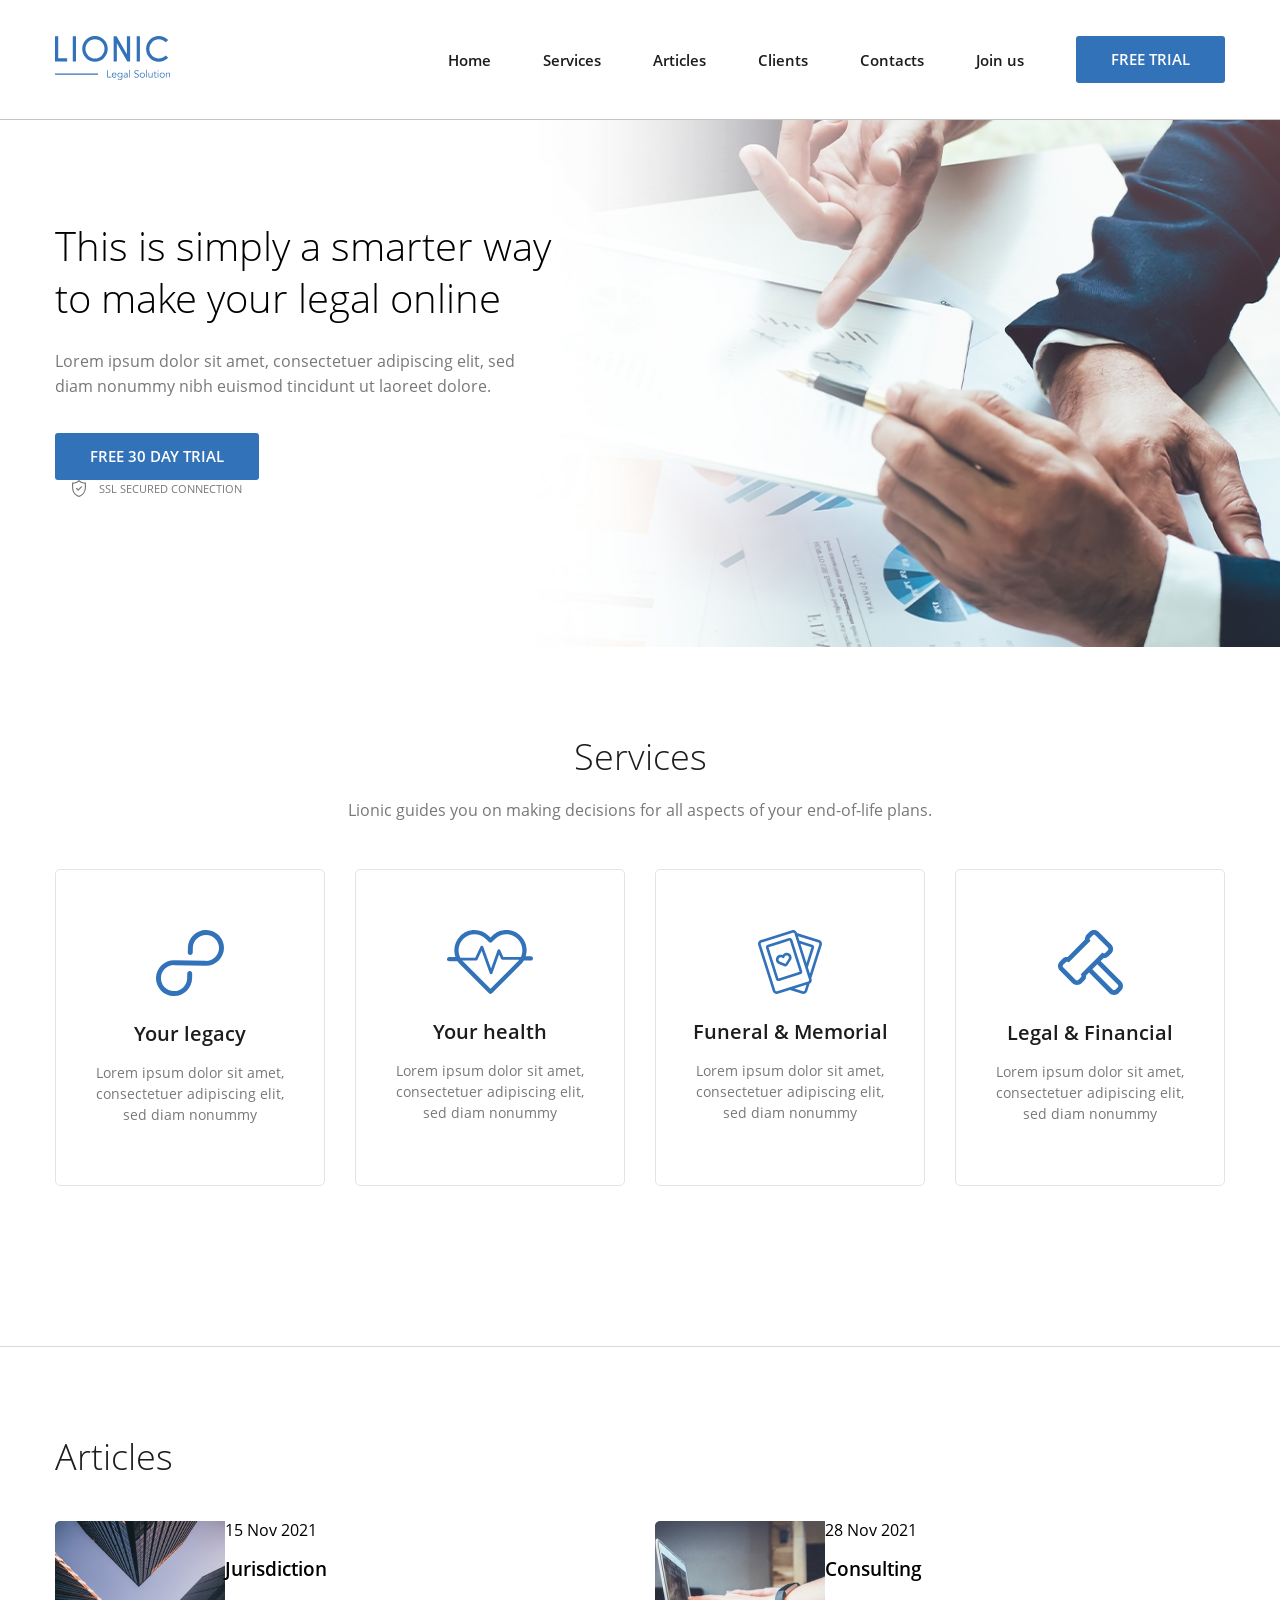
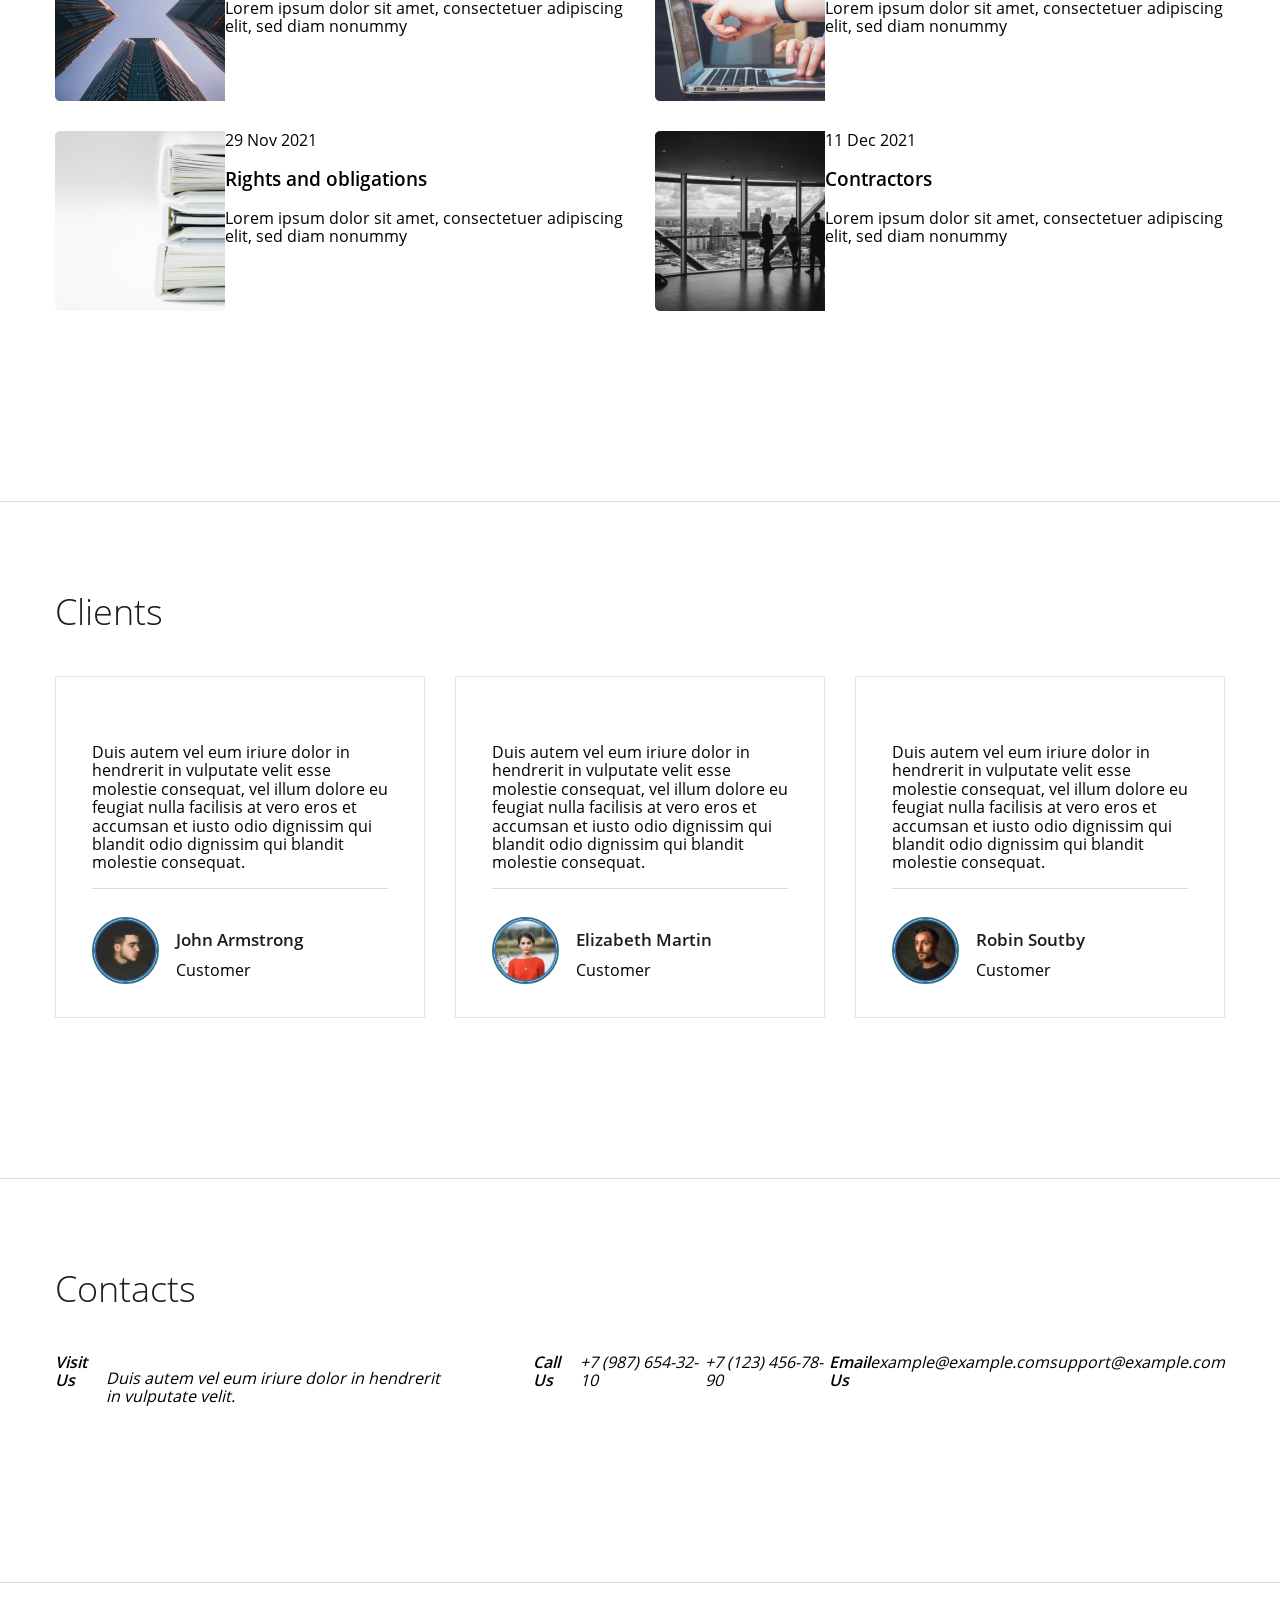
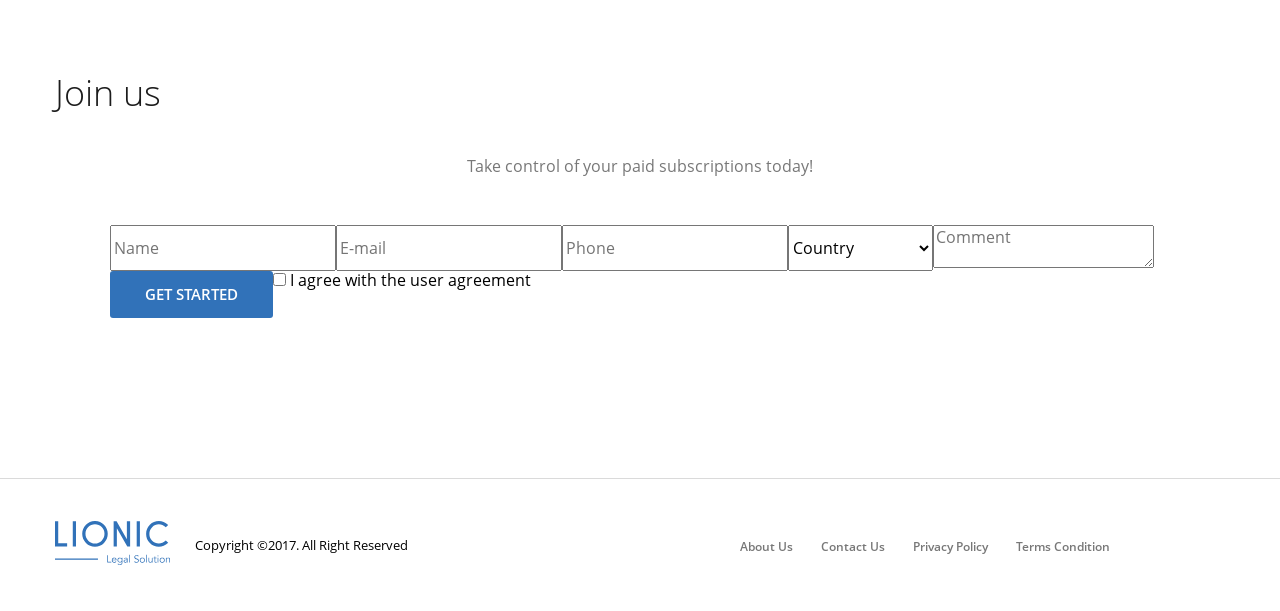
<file: Lionic start/index-bem.html>
<!DOCTYPE html>
<html lang="en">

<head>
  <meta charset="UTF-8">
  <meta name="viewport" content="width=device-width, initial-scale=1.0">
  <link rel="stylesheet" href="css/normalize.css">
  <link rel="stylesheet" href="css/style.css">
  <title>Lionic</title>
</head>

<body>

  <!-- =============================
       БЛОК: header
       МИКС: header__container + container + flex
       ============================= -->
  <header class="header" id="home">
    <div class="container flex header__container">
      <a href="#" class="header__logo">
        <img src="img/logo.svg" alt="Logo">
      </a>

      <!-- МИКС: nav (блок) + header__nav (элемент, управляет позицией) -->
      <nav class="nav header__nav" title="Главное меню">
        <ul class="nav__list list-reset flex">
          <li class="nav__item">
            <a href="#" class="nav__link">Home</a>
          </li>
          <li class="nav__item">
            <a href="#services" class="nav__link">Services</a>
          </li>
          <li class="nav__item">
            <a href="#articles" class="nav__link">Articles</a>
          </li>
          <li class="nav__item">
            <a href="#clients" class="nav__link">Clients</a>
          </li>
          <li class="nav__item">
            <a href="#contacts" class="nav__link">Contacts</a>
          </li>
          <li class="nav__item">
            <a href="#join-us" class="nav__link">Join us</a>
          </li>
        </ul>
      </nav>

      <!-- btn — блок, btn-reset — утилита сброса -->
      <button class="btn header__btn btn-reset">
        Free trial
      </button>
    </div>
  </header>

  <main class="main">

    <!-- =============================
         БЛОК: hero
         ============================= -->
    <section class="hero">
      <div class="container">
        <div class="hero__content flex">
          <h1 class="hero__title">
            This is&nbsp;simply a&nbsp;smarter way to&nbsp;make your legal online
          </h1>
          <p class="hero__desc">
            Lorem ipsum dolor sit amet, consectetuer adipiscing elit, sed <br>diam nonummy nibh euismod
            tincidunt ut&nbsp;laoreet dolore.
          </p>
          <div class="hero__wrapper flex">
            <!--
              БЫЛО: class="btn hero__btn btn-reset"
              hero__btn задавал min-width, padding и margin — это
              вариация кнопки, а не позиция. Правильно: модификатор btn--hero.
            -->
            <button class="btn btn--hero btn-reset">
              FREE 30&nbsp;DAY TRIAL
            </button>
            <span class="hero__secure">
              SSL secured connection
            </span>
          </div>
        </div>
      </div>
    </section>

    <!-- =============================
         БЛОК: services
         .services__item-icon / title / desc — составные имена элементов
         (item-icon читается как "icon внутри item", оба принадлежат блоку services)
         ============================= -->
    <section id="services" class="services section-offset">
      <div class="container">
        <!--
          МИКС: section__title (общие стили заголовков) + services__title (text-align)
        -->
        <h2 class="section__title services__title">
          Services
        </h2>
        <p class="section__desc services__desc">
          Lionic guides you on&nbsp;making decisions for all aspects of&nbsp;your end-of-life plans.
        </p>
        <ul class="services__list list-reset flex">
          <li class="services__item flex">
            <svg class="services__item-icon" width="68" height="66" viewBox="0 0 68 66" fill="none"
              xmlns="http://www.w3.org/2000/svg">
              <path
                d="M50.3916 0.00398661C40.4366 -0.212013 32.1446 7.63799 31.8986 17.512L31.7746 22.483C31.7406 23.839 32.8316 24.973 34.1986 25.003C35.5656 25.032 36.7116 23.947 36.7446 22.591L36.8696 17.62C37.0476 10.471 43.0606 4.77799 50.2696 4.93399C57.4766 5.09099 63.1996 11.038 63.0216 18.187C62.8426 25.335 56.8296 31.029 49.6216 30.872L18.4986 30.197C8.54364 29.981 0.251644 37.831 0.00564401 47.705C-0.241356 57.579 7.64964 65.78 17.6056 65.995C27.5606 66.211 35.8526 58.362 36.0986 48.488L36.2216 43.572C36.2556 42.215 35.1646 41.082 33.7976 41.052C32.4306 41.022 31.2846 42.108 31.2506 43.464L31.1276 48.38C30.9496 55.529 24.9366 61.222 17.7276 61.066C10.5206 60.909 4.79764 54.962 4.97564 47.813C5.15464 40.664 11.1676 34.971 18.3756 35.127L49.4986 35.802C59.4546 36.018 67.7456 28.169 67.9926 18.295C68.2386 8.41999 60.3476 0.219987 50.3926 0.00498661L50.3916 0.00398661Z"
                fill="#3172B9" />
            </svg>
            <h3 class="services__item-title">
              Your legacy
            </h3>
            <p class="services__item-desc">
              Lorem ipsum dolor sit amet, consectetuer adipiscing elit, sed diam nonummy
            </p>
          </li>

          <li class="services__item flex">
            <svg class="services__item-icon" width="86" height="64" viewBox="0 0 86 64" fill="none"
              xmlns="http://www.w3.org/2000/svg">
              <path
                d="M79.622 20.272C79.622 22.336 79.316 24.352 78.726 26.27H83.868C85.045 26.27 86 27.227 86 28.406C86 29.586 85.045 30.541 83.868 30.541H77.47C77.268 30.541 77.073 30.513 76.888 30.461C76.0053 31.9743 74.9311 33.3675 73.692 34.606L44.972 63.374C44.7741 63.5725 44.539 63.73 44.2802 63.8375C44.0213 63.9449 43.7438 64.0002 43.4635 64.0002C43.1832 64.0002 42.9057 63.9449 42.6468 63.8375C42.388 63.73 42.1529 63.5725 41.955 63.374L13.233 34.606C12.1963 33.5688 11.2752 32.422 10.486 31.186C10.315 31.23 10.136 31.254 9.95 31.254H2.132C1.85176 31.2537 1.57431 31.1983 1.31551 31.0908C1.0567 30.9833 0.821595 30.8259 0.623621 30.6276C0.425646 30.4292 0.268677 30.1938 0.161676 29.9348C0.0546755 29.6758 -0.000261829 29.3983 9.38171e-07 29.118C9.38171e-07 27.938 0.955001 26.982 2.132 26.982H8.447C5.965 19.861 7.56 11.618 13.233 5.93801C15.1066 4.05015 17.3363 2.55313 19.793 1.5338C22.2497 0.514473 24.8843 -0.00687342 27.544 1.15198e-05C32.95 1.15198e-05 38.034 2.10901 41.856 5.93801L43.463 7.54701L45.07 5.93701C46.9438 4.04921 49.1737 2.55231 51.6306 1.53315C54.0874 0.513987 56.7222 -0.0071368 59.382 1.15198e-05C62.0417 -0.00681806 64.6763 0.514553 67.133 1.53388C69.5896 2.55321 71.8194 4.0502 73.693 5.93801C75.5791 7.8172 77.0741 10.0515 78.0918 12.5117C79.1094 14.972 79.6295 17.6096 79.622 20.272ZM70.678 8.95701C69.1987 7.46697 67.4383 6.28548 65.4989 5.48108C63.5595 4.67667 61.4796 4.26536 59.38 4.27101C57.2807 4.26563 55.2012 4.67706 53.2622 5.48146C51.3231 6.28586 49.563 7.46721 48.084 8.95701L44.969 12.077C44.7713 12.2754 44.5364 12.4329 44.2777 12.5403C44.019 12.6478 43.7416 12.7031 43.4615 12.7031C43.1814 12.7031 42.904 12.6478 42.6453 12.5403C42.3866 12.4329 42.1517 12.2754 41.954 12.077L38.84 8.95701C37.3608 7.46718 35.6005 6.28582 33.6613 5.48142C31.7221 4.67703 29.6424 4.26561 27.543 4.27101C25.4437 4.26546 23.3642 4.67682 21.4251 5.48123C19.486 6.28564 17.7259 7.46708 16.247 8.95701C11.173 14.04 10.232 21.718 13.425 27.763H28.236L33.538 16.479C33.783 15.959 34.277 15.634 34.891 15.663C35.1717 15.6764 35.4421 15.7726 35.6681 15.9396C35.8942 16.1065 36.0657 16.3367 36.161 16.601L44.051 38.487L50.542 20.168C50.6364 19.9007 50.8086 19.6678 51.0365 19.4992C51.2643 19.3306 51.5374 19.2341 51.8206 19.2221C52.1038 19.21 52.3842 19.283 52.6255 19.4316C52.8669 19.5802 53.0583 19.7977 53.175 20.056L56.351 27.051H73.852C76.612 21.125 75.555 13.842 70.678 8.95701ZM16.248 31.586L43.463 58.844L70.678 31.586C71.2253 31.038 71.7323 30.4512 72.195 29.83H55.736C55.179 29.83 54.373 29.573 54.143 29.064L52.046 24.444L45.404 43.189C45.204 43.755 44.67 44.135 44.069 44.136H44.066C43.466 44.136 42.933 43.76 42.729 43.196L34.653 20.798L30.426 29.794C30.192 30.292 29.99 30.541 29.439 30.541H15.293C15.593 30.901 15.912 31.249 16.248 31.586Z"
                fill="#3172B9" />
            </svg>
            <h3 class="services__item-title">
              Your health
            </h3>
            <p class="services__item-desc">
              Lorem ipsum dolor sit amet, consectetuer adipiscing elit, sed diam nonummy
            </p>
          </li>

          <li class="services__item flex">
            <svg class="services__item-icon" width="64" height="64" viewBox="0 0 64 64" fill="none"
              xmlns="http://www.w3.org/2000/svg">
              <path
                d="M63.8101 15.0712L53.3321 48.1442L53.5791 48.9242C53.7393 49.4246 53.7986 49.9519 53.7536 50.4754C53.7086 50.999 53.5603 51.5084 53.3171 51.9742C52.9241 52.7302 52.3171 53.3272 51.5701 53.7022L51.5611 53.7352L49.1941 61.2052C48.8722 62.2153 48.1632 63.0567 47.2223 63.5451C46.2815 64.0335 45.1853 64.1292 44.1741 63.8112L32.0001 59.9552L19.8261 63.8112C18.8148 64.1292 17.7187 64.0335 16.7778 63.5451C15.8369 63.0567 15.1279 62.2153 14.8061 61.2052L0.188058 15.0722C0.0280711 14.5716 -0.0310613 14.0444 0.0140824 13.5208C0.0592262 12.9973 0.20775 12.4879 0.451058 12.0222C0.69167 11.5548 1.02267 11.1398 1.42487 10.8013C1.82706 10.4628 2.29245 10.2075 2.79406 10.0502L33.9431 0.185169C34.9542 -0.133462 36.0504 -0.0381761 36.9915 0.450138C37.9325 0.938452 38.6415 1.77995 38.9631 2.79017L39.0401 3.03217C39.0491 3.03417 39.0581 3.03517 39.0661 3.03817L61.2061 10.0512C61.7073 10.2085 62.1723 10.4635 62.5743 10.8017C62.9763 11.1398 63.3073 11.5543 63.5481 12.0212C64.0401 12.9712 64.1331 14.0532 63.8101 15.0712ZM48.4441 54.7482L36.4161 58.5572L44.9781 61.2692C45.3153 61.3759 45.6811 61.3444 45.9951 61.1817C46.3092 61.019 46.5458 60.7382 46.6531 60.4012L48.4441 54.7482ZM51.0371 49.7302L36.4211 3.59617C36.3142 3.25923 36.078 2.97846 35.7644 2.81553C35.4507 2.65259 35.0852 2.62081 34.7481 2.72717L3.60006 12.5932C3.26006 12.7002 2.98306 12.9332 2.81906 13.2502C2.73787 13.4054 2.68829 13.5753 2.67319 13.7499C2.65808 13.9244 2.67775 14.1003 2.73106 14.2672L17.3471 60.4002C17.5691 61.1012 18.3201 61.4902 19.0211 61.2692L31.5611 57.2972C31.5891 57.2872 31.6171 57.2772 31.6461 57.2702L50.1691 51.4032C50.5091 51.2962 50.7861 51.0632 50.9491 50.7462C51.1141 50.4302 51.1451 50.0692 51.0371 49.7292V49.7302ZM48.4971 32.8832L53.4461 17.2632L42.4451 13.7792L48.4971 32.8832ZM61.1801 13.2482C61.0998 13.0927 60.9896 12.9547 60.8557 12.8421C60.7218 12.7295 60.567 12.6446 60.4001 12.5922L40.0231 6.13817L41.4691 10.6992C41.5571 10.7092 41.6451 10.7272 41.7321 10.7552L54.2501 14.7202C54.5841 14.8251 54.894 14.9951 55.1619 15.2205C55.4299 15.4458 55.6505 15.722 55.8111 16.0332C55.9734 16.3437 56.0726 16.6834 56.1028 17.0325C56.133 17.3817 56.0937 17.7333 55.9871 18.0672L49.8951 37.2952L51.9331 43.7292L61.2681 14.2652C61.3751 13.9252 61.3441 13.5652 61.1801 13.2482ZM30.9401 23.3342C31.5152 23.6305 32.0259 24.038 32.4425 24.533C32.8591 25.0281 33.1733 25.6008 33.3671 26.2182C33.5725 26.8636 33.633 27.5464 33.5443 28.2179C33.4557 28.8895 33.22 29.5332 32.8541 30.1032L29.6411 35.1242C29.3916 35.5124 29.0489 35.8318 28.6441 36.0533C28.2393 36.2748 27.7855 36.3913 27.3241 36.3922C26.9701 36.3922 26.6161 36.3242 26.2841 36.1882L20.7651 33.9342C20.1378 33.6788 19.5745 33.2882 19.1154 32.7902C18.6563 32.2922 18.3127 31.6991 18.1091 31.0532C17.9119 30.437 17.8389 29.7879 17.8943 29.1433C17.9498 28.4988 18.1326 27.8716 18.4321 27.2982C18.7284 26.723 19.1359 26.2124 19.631 25.7958C20.126 25.3792 20.6988 25.0649 21.3161 24.8712C22.3839 24.536 23.5338 24.5727 24.5781 24.9752C25.1998 24.0444 26.1189 23.352 27.1851 23.0112C27.8013 22.8143 28.4504 22.7414 29.0949 22.7969C29.7394 22.8523 30.3665 23.0349 30.9401 23.3342ZM30.8251 27.0232C30.7361 26.7402 30.5919 26.4777 30.4009 26.2508C30.2098 26.0239 29.9757 25.8371 29.7121 25.7012C29.4491 25.5638 29.1615 25.48 28.8659 25.4546C28.5703 25.4292 28.2726 25.4627 27.9901 25.5532C27.6178 25.6698 27.2823 25.8815 27.0168 26.1673C26.7513 26.4532 26.565 26.8033 26.4761 27.1832C26.4221 27.4065 26.3114 27.6121 26.1547 27.7801C25.998 27.9481 25.8006 28.0729 25.5816 28.1422C25.3626 28.2116 25.1294 28.2233 24.9045 28.1762C24.6797 28.129 24.4708 28.0247 24.2981 27.8732C24.0064 27.614 23.6523 27.4353 23.2705 27.3546C22.8888 27.274 22.4926 27.2942 22.1211 27.4132C21.838 27.5024 21.5755 27.6468 21.3488 27.8382C21.122 28.0296 20.9355 28.2641 20.8001 28.5282C20.6627 28.7911 20.5789 29.0788 20.5535 29.3743C20.5281 29.6699 20.5616 29.9676 20.6521 30.2502C20.8271 30.8032 21.2371 31.2472 21.7751 31.4672L27.2931 33.7212C27.3114 33.7292 27.3322 33.7299 27.3511 33.7232C27.3696 33.7176 27.3856 33.7055 27.3961 33.6892L30.6091 28.6672C30.9231 28.1772 31.0021 27.5792 30.8261 27.0252L30.8251 27.0232ZM44.1721 40.9302C44.2788 41.2638 44.3183 41.6152 44.2882 41.9642C44.2582 42.3132 44.1592 42.6527 43.9971 42.9632C43.8365 43.2746 43.6158 43.5511 43.3477 43.7767C43.0796 44.0022 42.7694 44.1723 42.4351 44.2772L21.2401 50.9922C20.5659 51.2044 19.835 51.1408 19.2077 50.8152C18.5803 50.4896 18.1076 49.9286 17.8931 49.2552L8.01306 18.0682C7.90624 17.7344 7.8667 17.3828 7.89674 17.0336C7.92678 16.6845 8.0258 16.3448 8.18806 16.0342C8.34862 15.723 8.56923 15.4468 8.83717 15.2215C9.1051 14.9961 9.41503 14.8261 9.74906 14.7212L30.9451 8.00717C31.6194 7.79435 32.3506 7.85772 32.9782 8.18336C33.6059 8.509 34.0788 9.07032 34.2931 9.74417L44.1721 40.9302ZM41.6301 41.7352L31.7501 10.5492L21.9781 13.6432L10.5531 17.2622L20.4331 48.4482L41.6301 41.7352Z"
                fill="#3172B9" />
            </svg>
            <h3 class="services__item-title">
              Funeral &amp;&nbsp;Memorial
            </h3>
            <p class="services__item-desc">
              Lorem ipsum dolor sit amet, consectetuer adipiscing elit, sed diam nonummy
            </p>
          </li>

          <li class="services__item flex">
            <svg class="services__item-icon" width="65" height="65" viewBox="0 0 65 65" fill="none"
              xmlns="http://www.w3.org/2000/svg">
              <path
                d="M63.131 51.506C64.3269 52.7045 64.9985 54.3285 64.9985 56.0215C64.9985 57.7146 64.3269 59.3385 63.131 60.537L60.54 63.13C59.9482 63.7249 59.2442 64.1965 58.4689 64.5175C57.6935 64.8385 56.8622 65.0025 56.023 65C55.184 65.0024 54.3529 64.8384 53.5777 64.5174C52.8025 64.1964 52.0987 63.7249 51.507 63.13L30.988 42.613L28.126 45.475C28.2028 46.397 28.077 47.3246 27.7574 48.1928C27.4378 49.061 26.9322 49.8488 26.276 50.501L23.55 53.227C22.9583 53.8218 22.2545 54.2934 21.4793 54.6143C20.7042 54.9353 19.873 55.0994 19.034 55.097C18.1952 55.0993 17.3642 54.9352 16.5892 54.6142C15.8142 54.2932 15.1106 53.8217 14.519 53.227L1.86503 40.575C0.66925 39.3767 -0.00231934 37.7529 -0.00231934 36.06C-0.00231934 34.3671 0.66925 32.7434 1.86503 31.545L4.59103 28.819C5.24326 28.1629 6.03107 27.6573 6.89928 27.3377C7.76748 27.0182 8.69507 26.8923 9.61703 26.969L26.97 9.61902C26.8953 8.69769 27.0219 7.77112 27.341 6.90358C27.6601 6.03605 28.1641 5.24832 28.818 4.59502L31.543 1.87002C32.1347 1.27539 32.8383 0.803958 33.6133 0.48298C34.3883 0.162003 35.2192 -0.00214761 36.058 2.1214e-05C37.764 2.1214e-05 39.368 0.664021 40.574 1.87002L53.227 14.522C54.4226 15.7205 55.094 17.3442 55.094 19.037C55.094 20.7298 54.4226 22.3536 53.227 23.552L50.502 26.278C49.8497 26.9342 49.0617 27.4398 48.1933 27.7594C47.3249 28.079 46.3972 28.2048 45.475 28.128L42.613 30.99L63.131 51.506ZM31.164 35.784L35.783 31.165L39.243 27.705L44.398 22.551L44.798 22.951C45.126 23.279 45.556 23.443 45.986 23.443C46.416 23.443 46.846 23.279 47.175 22.951L49.9 20.226C50.0561 20.07 50.1798 19.8848 50.2643 19.681C50.3487 19.4771 50.3922 19.2587 50.3922 19.038C50.3922 18.8174 50.3487 18.5989 50.2643 18.3951C50.1798 18.1912 50.0561 18.006 49.9 17.85L37.246 5.19702C37.0901 5.04084 36.905 4.91699 36.7011 4.83256C36.4972 4.74813 36.2787 4.70479 36.058 4.70502C35.628 4.70502 35.198 4.86902 34.87 5.19702L32.144 7.92202C31.9879 8.07804 31.864 8.26332 31.7794 8.46725C31.6949 8.67118 31.6514 8.88977 31.6514 9.11052C31.6514 9.33128 31.6949 9.54987 31.7794 9.7538C31.864 9.95773 31.9879 10.143 32.144 10.299L32.544 10.699L10.694 32.546L10.294 32.146C10.1381 31.9898 9.95296 31.866 9.74909 31.7816C9.54523 31.6971 9.32669 31.6538 9.10603 31.654C8.67603 31.654 8.24603 31.818 7.91803 32.146L5.19303 34.87C5.03701 35.026 4.91325 35.2112 4.82881 35.4151C4.74437 35.6189 4.70091 35.8374 4.70091 36.058C4.70091 36.2787 4.74437 36.4971 4.82881 36.701C4.91325 36.9048 5.03701 37.09 5.19303 37.246L17.846 49.9C18.174 50.228 18.604 50.392 19.034 50.392C19.464 50.392 19.894 50.228 20.223 49.9L22.948 47.175C23.1042 47.019 23.2281 46.8337 23.3126 46.6298C23.3971 46.4259 23.4407 46.2073 23.4407 45.9865C23.4407 45.7658 23.3971 45.5472 23.3126 45.3433C23.2281 45.1393 23.1042 44.954 22.948 44.798L22.548 44.398L27.703 39.244L31.164 35.784ZM59.804 54.834L39.285 34.317L34.315 39.287L54.835 59.803C55.162 60.131 55.593 60.295 56.023 60.295C56.453 60.295 56.883 60.131 57.211 59.803L59.804 57.21C59.9601 57.054 60.0838 56.8688 60.1683 56.665C60.2527 56.4611 60.2962 56.2427 60.2962 56.022C60.2962 55.8014 60.2527 55.5829 60.1683 55.3791C60.0838 55.1752 59.9601 54.99 59.804 54.834Z"
                fill="#3172B9" />
            </svg>
            <h3 class="services__item-title">
              Legal &amp;&nbsp;Financial
            </h3>
            <p class="services__item-desc">
              Lorem ipsum dolor sit amet, consectetuer adipiscing elit, sed diam nonummy
            </p>
          </li>
        </ul>
      </div>
    </section>

    <!-- =============================
         БЛОК: articles
         БЛОК: article-card (был blog__preview — ошибочное именование,
         т.к. блока "blog" нет в проекте)
         ============================= -->
    <section id="articles" class="articles section-offset">
      <div class="container">
        <h2 class="section__title articles__title">
          Articles
        </h2>
        <ul class="articles__list list-reset flex">
          <li class="articles__item">
            <!--
              article-card — самостоятельный блок-карточка.
              Раньше назывался blog__preview, что неверно:
              элемент не может принадлежать блоку, которого нет на странице.
            -->
            <article class="article-card">
              <a href="#" class="article-card__link flex">
                <img src="img/blog-1.jpg" alt="Blog photo 1" class="article-card__image">
                <div class="article-card__body">
                  <time datetime="2021-11-15 19:30" class="article-card__time">
                    15 Nov 2021
                  </time>
                  <h3 class="article-card__title">
                    Jurisdiction
                  </h3>
                  <p class="article-card__desc">
                    Lorem ipsum dolor sit amet, consectetuer adipiscing elit, sed diam nonummy
                  </p>
                </div>
              </a>
            </article>
          </li>

          <li class="articles__item">
            <article class="article-card">
              <a href="#" class="article-card__link flex">
                <img src="img/blog-2.jpg" alt="Blog photo 2" class="article-card__image">
                <div class="article-card__body">
                  <time datetime="2021-11-28 19:30" class="article-card__time">
                    28 Nov 2021
                  </time>
                  <h3 class="article-card__title">
                    Consulting
                  </h3>
                  <p class="article-card__desc">
                    Lorem ipsum dolor sit amet, consectetuer adipiscing elit, sed diam nonummy
                  </p>
                </div>
              </a>
            </article>
          </li>

          <li class="articles__item">
            <article class="article-card">
              <a href="#" class="article-card__link flex">
                <img src="img/blog-3.jpg" alt="Blog photo 3" class="article-card__image">
                <div class="article-card__body">
                  <time datetime="2021-11-29 19:30" class="article-card__time">
                    29 Nov 2021
                  </time>
                  <h3 class="article-card__title">
                    Rights and obligations
                  </h3>
                  <p class="article-card__desc">
                    Lorem ipsum dolor sit amet, consectetuer adipiscing elit, sed diam nonummy
                  </p>
                </div>
              </a>
            </article>
          </li>

          <li class="articles__item">
            <article class="article-card">
              <a href="#" class="article-card__link flex">
                <img src="img/blog-4.jpg" alt="Blog photo 4" class="article-card__image">
                <div class="article-card__body">
                  <time datetime="2021-12-11 19:30" class="article-card__time">
                    11 Dec 2021
                  </time>
                  <h3 class="article-card__title">
                    Contractors
                  </h3>
                  <p class="article-card__desc">
                    Lorem ipsum dolor sit amet, consectetuer adipiscing elit, sed diam nonummy
                  </p>
                </div>
              </a>
            </article>
          </li>
        </ul>
      </div>
    </section>

    <!-- =============================
         БЛОК: clients
         ============================= -->
    <section id="clients" class="clients section-offset">
      <div class="container">
        <h2 class="section__title clients__title">
          Clients
        </h2>
        <ul class="clients__list list-reset flex">
          <li class="clients__item flex">
            <!--
              БЫЛО: clients__item-desc → clients__desc (убрали лишнее "item-")
            -->
            <p class="clients__desc">
              Duis autem vel eum iriure dolor in hendrerit in vulputate velit esse molestie consequat, vel
              illum dolore eu feugiat nulla facilisis at vero eros et accumsan et iusto odio dignissim qui
              blandit odio dignissim qui blandit molestie consequat.
            </p>
            <!--
              БЫЛО: clients__user + clients__text (text — слишком общее)
              СТАЛО: clients__user + clients__info (описывает содержимое)
            -->
            <div class="clients__user flex">
              <div class="clients__avatar">
                <!--
                  БЫЛО: img без класса, стилизовался через "clients__avatar img"
                  СТАЛО: clients__photo — явный класс, более надёжно
                -->
                <img src="img/client-1.jpg" alt="John Armstrong" class="clients__photo">
              </div>
              <div class="clients__info">
                <div class="clients__name">
                  John Armstrong
                </div>
                <!--
                  БЫЛО: clients__post (неоднозначно: публикация или должность?)
                  СТАЛО: clients__role (семантически точнее)
                -->
                <span class="clients__role">
                  Customer
                </span>
              </div>
            </div>
          </li>

          <li class="clients__item flex">
            <p class="clients__desc">
              Duis autem vel eum iriure dolor in hendrerit in vulputate velit esse molestie consequat, vel
              illum dolore eu feugiat nulla facilisis at vero eros et accumsan et iusto odio dignissim qui
              blandit odio dignissim qui blandit molestie consequat.
            </p>
            <div class="clients__user flex">
              <div class="clients__avatar">
                <img src="img/client-2.jpg" alt="Elizabeth Martin" class="clients__photo">
              </div>
              <div class="clients__info">
                <div class="clients__name">
                  Elizabeth Martin
                </div>
                <span class="clients__role">
                  Customer
                </span>
              </div>
            </div>
          </li>

          <li class="clients__item flex">
            <p class="clients__desc">
              Duis autem vel eum iriure dolor in hendrerit in vulputate velit esse molestie consequat, vel
              illum dolore eu feugiat nulla facilisis at vero eros et accumsan et iusto odio dignissim qui
              blandit odio dignissim qui blandit molestie consequat.
            </p>
            <div class="clients__user flex">
              <div class="clients__avatar">
                <img src="img/client-3.jpg" alt="Robin Soutby" class="clients__photo">
              </div>
              <div class="clients__info">
                <div class="clients__name">
                  Robin Soutby
                </div>
                <span class="clients__role">
                  Customer
                </span>
              </div>
            </div>
          </li>
        </ul>
      </div>
    </section>

    <!-- =============================
         БЛОК: contacts
         БЫЛО: contacts-item, contacts-list (kebab, непоследовательно)
         СТАЛО: contacts__item, contacts__list (БЭМ)
         Модификаторы: contacts__item--address / --call / --mail
         ============================= -->
    <section id="contacts" class="contacts section-offset">
      <div class="container">
        <!--
          БЫЛО: class="section-title contacts-title" (с дефисом — другой класс!)
          СТАЛО: class="section__title contacts__title" (БЭМ, единообразно)
          В оригинале этот заголовок не получал стили section__title — это был баг.
        -->
        <h2 class="section__title contacts__title">
          Contacts
        </h2>
        <address class="contacts__address">
          <ul class="contacts__list list-reset flex">

            <li class="contacts__item contacts__item--address flex">
              <strong class="contacts__caption">Visit Us</strong>
              <p class="contacts__text">
                Duis autem vel eum iriure dolor in&nbsp;hendrerit in&nbsp;vulputate velit.
              </p>
            </li>

            <li class="contacts__item contacts__item--call flex">
              <strong class="contacts__caption">Call Us</strong>
              <a href="tel:+79876543210" class="contacts__link">
                +7 (987) 654-32-10
              </a>
              <a href="tel:+71234567890" class="contacts__link">
                +7 (123) 456-78-90
              </a>
            </li>

            <li class="contacts__item contacts__item--mail flex">
              <strong class="contacts__caption">Email Us</strong>
              <a href="mailto:example@example.com" class="contacts__link">
                example@example.com
              </a>
              <a href="mailto:support@example.com" class="contacts__link">
                support@example.com
              </a>
            </li>

          </ul>
        </address>
      </div>
    </section>

    <!-- =============================
         БЛОК: join-us
         БЫЛО: join-us-title, join-us-desc (kebab)
         СТАЛО: join-us__title, join-us__desc (БЭМ)
         ============================= -->
    <section class="join-us section-offset" id="join-us">
      <div class="container">
        <!--
          БЫЛО: class="section-title join-us-title" — баг, section-title ≠ section__title
          СТАЛО: section__title join-us__title
        -->
        <h2 class="section__title join-us__title">Join us</h2>
        <p class="section__desc join-us__desc">Take control of your paid subscriptions today!</p>

        <!-- =============================
             БЛОК: form
             БЫЛО: form-input, form-select, form-top... (дефис)
             СТАЛО: form__input, form__select, form__top... (БЭМ)
             ============================= -->
        <form action="https://jsonplaceholder.typicode.com/posts" method="post" class="form">
          <div class="form__top flex">
            <div class="form__left flex">
              <input class="form__input" type="text" name="name" placeholder="Name" required>
              <input class="form__input" type="email" name="email" placeholder="E-mail" required>
              <input class="form__input" type="tel" name="phone" placeholder="Phone" required>
              <select class="form__select" name="country" required>
                <option value="Country" disabled selected>Country</option>
                <option value="United Kingdom">United Kingdom</option>
                <option value="United States">United States</option>
                <option value="France">France</option>
                <option value="Germany">Germany</option>
                <option value="Spain">Spain</option>
                <option value="Estonia">Estonia</option>
              </select>
            </div>
            <div class="form__right">
              <textarea class="form__textarea" name="comment" placeholder="Comment"></textarea>
            </div>
          </div>

          <div class="form__bottom flex">
            <div class="form__wrapper flex">
              <!--
                БЫЛО: class="btn btn-reset form-btn"
                form-btn задавал border-radius и height — это вариация кнопки.
                СТАЛО: btn--form — модификатор блока btn
              -->
              <button class="btn btn--form btn-reset">Get Started</button>
              <label class="form__check">
                <input type="checkbox" required>
                <!--
                  БЫЛО: <a href="#"> без класса, стилизовался через .form-check a {}
                  СТАЛО: явный класс form__check-link — надёжнее и семантичнее
                -->
                I agree with the <a href="#" class="form__check-link">user agreement</a>
              </label>
            </div>
          </div>
        </form>
      </div>
    </section>

  </main>

  <!-- =============================
       БЛОК: footer
       ============================= -->
  <footer class="footer">
    <div class="container flex footer__container">
      <div class="footer__left flex">
        <a href="#" class="footer__logo">
          <img src="img/logo.svg" alt="Logo">
        </a>
        <!--
          БЫЛО: class="footer__copy" в HTML, но в CSS был .footer-copy (с дефисом)
          Это баг — стили никогда не применялись к этому элементу!
          СТАЛО: footer__copy и в HTML, и в CSS
        -->
        <small class="footer__copy">
          Copyright ©2017. All Right Reserved
        </small>
      </div>

      <div class="footer__right flex">
        <!--
          МИКС: nav (блок) + nav--footer (модификатор) + footer__nav (элемент)
          nav--footer меняет стили ссылок через модификатор блока,
          вместо контекстного селектора .footer__nav .nav__link
        -->
        <nav class="nav nav--footer footer__nav">
          <ul class="nav__list list-reset flex">
            <li class="nav__item">
              <a href="#" target="_blank" class="nav__link">About Us</a>
            </li>
            <li class="nav__item">
              <a href="#" target="_blank" class="nav__link">Contact Us</a>
            </li>
            <li class="nav__item">
              <a href="#" target="_blank" class="nav__link">Privacy Policy</a>
            </li>
            <li class="nav__item">
              <a href="#" target="_blank" class="nav__link">Terms Condition</a>
            </li>
          </ul>
        </nav>

        <!--
          БЛОК: social
          БЫЛО: social-item, social-link, social-link-tw... (kebab)
          СТАЛО: social__item, social__link, social__link--twitter... (БЭМ)
        -->
        <ul class="social list-reset flex">
          <li class="social__item">
            <a href="#" class="social__link social__link--twitter">
              <svg width="18" height="14" viewBox="0 0 18 14" fill="none" xmlns="http://www.w3.org/2000/svg">
                <g clip-path="url(#clip0_32_164)">
                  <path
                    d="M17.719 1.65632C17.0672 1.93749 16.3672 2.12756 15.6312 2.213C16.3824 1.77569 16.9578 1.08271 17.2295 0.257952C16.516 0.66998 15.7351 0.960048 14.9207 1.11556C14.258 0.428779 13.313 0 12.2675 0C10.2607 0 8.63311 1.58169 8.63311 3.53391C8.63311 3.81052 8.66516 4.08038 8.72676 4.33947C5.70575 4.19186 3.02744 2.78497 1.2347 0.647183C0.921659 1.16929 0.742478 1.77633 0.742478 2.42402C0.742478 3.64991 1.38427 4.73153 2.35946 5.36512C1.78217 5.34773 1.21754 5.19623 0.712779 4.9233V4.96795C0.712779 6.68033 1.96554 8.10817 3.6285 8.4329C3.32302 8.51427 3.00243 8.55679 2.67076 8.55679C2.43627 8.55679 2.20876 8.53521 1.98651 8.49457C2.44908 9.89809 3.7915 10.9197 5.38164 10.9486C4.13761 11.8967 2.57008 12.4619 0.867562 12.4619C0.574324 12.4619 0.284511 12.4449 0 12.4115C1.60887 13.4145 3.51914 14 5.57194 14C12.2576 14 15.914 8.61508 15.914 3.94522C15.914 3.79191 15.9105 3.63974 15.9029 3.48812C16.6153 2.98716 17.2303 2.36688 17.719 1.65632Z" />
                </g>
                <defs>
                  <clipPath id="clip0_32_164">
                    <rect width="18" height="14" fill="white" />
                  </clipPath>
                </defs>
              </svg>
            </a>
          </li>
          <li class="social__item">
            <a href="#" class="social__link social__link--linkedin">
              <svg width="17" height="16" viewBox="0 0 17 16" fill="none" xmlns="http://www.w3.org/2000/svg">
                <g clip-path="url(#clip0_32_166)">
                  <path
                    d="M3.85973 15.999V5.20386H0.215035V15.999H3.85973ZM2.03785 3.72907C3.30882 3.72907 4.09994 2.90013 4.09994 1.86422C4.07626 0.804959 3.30887 -0.000976562 2.06197 -0.000976562C0.815269 -0.000976562 0 0.804975 0 1.86422C0 2.90018 0.790923 3.72907 2.01406 3.72907H2.03774H2.03785ZM5.87706 15.999H9.52175V9.97048C9.52175 9.64784 9.54543 9.32554 9.64168 9.0949C9.90516 8.45027 10.5049 7.78262 11.5117 7.78262C12.8305 7.78262 13.3582 8.77258 13.3582 10.2238V15.999H17.0026V9.8091C17.0026 6.49325 15.2045 4.95042 12.8065 4.95042C10.8404 4.95042 9.9771 6.03237 9.49751 6.76928H9.52184V5.20363H5.87714C5.92497 6.21659 5.87714 15.9988 5.87714 15.9988L5.87706 15.999Z" />
                </g>
                <defs>
                  <clipPath id="clip0_32_166">
                    <rect width="17" height="16" fill="white" />
                  </clipPath>
                </defs>
              </svg>
            </a>
          </li>
          <li class="social__item">
            <a href="#" class="social__link social__link--mail">
              <svg width="24" height="18" viewBox="0 0 24 18" fill="none" xmlns="http://www.w3.org/2000/svg">
                <path
                  d="M2.40039 0.5H21.5996C22.6744 0.5 23.5 1.31855 23.5 2.25V15.75C23.5 16.6814 22.6744 17.5 21.5996 17.5H2.40039C1.32565 17.5 0.5 16.6814 0.5 15.75V2.25C0.5 1.31855 1.32565 0.5 2.40039 0.5Z"
                  stroke-linecap="round" stroke-linejoin="round" />
                <path d="M22.8478 1.0625L12 9.93794L1.15222 1.0625" stroke-linecap="round"
                  stroke-linejoin="round" />
              </svg>
            </a>
          </li>
        </ul>
      </div>
    </div>
  </footer>

</body>
</html>
</file>
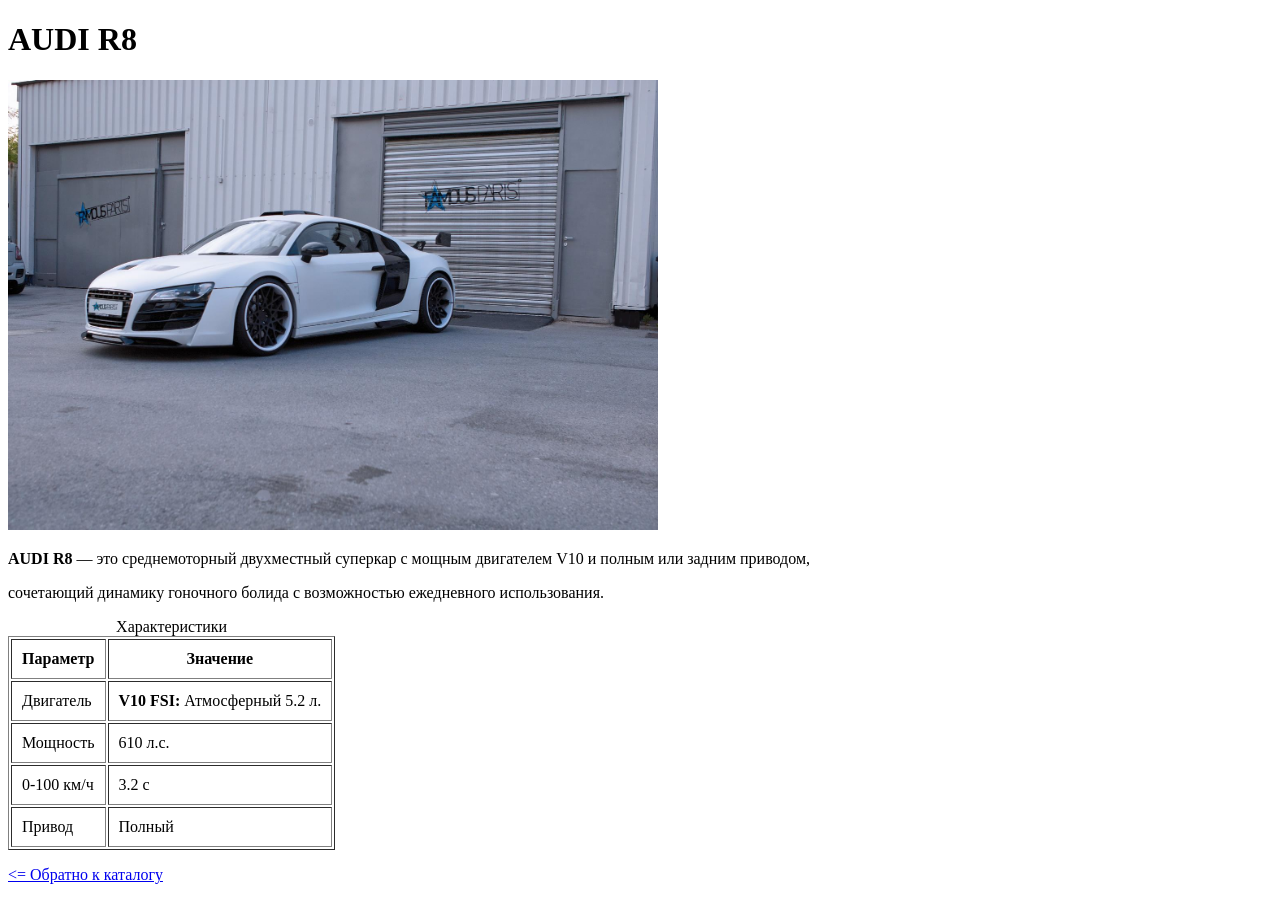
<file: clear HTML/Vehicle_catalog/audi.html>
<!DOCTYPE html>
<html lang="ru">

<head>
    <meta charset="UTF-8">
    <meta name="viewport" content="width=device-width, initial-scale=1.0">
    <title>AUDI R8</title>
</head>

<body>
    <h1>AUDI R8</h1>
    <img src="img/audi.jpg" alt="AUDI R8" width="650" height="450">
    <p><b>AUDI R8</b> — это среднемоторный двухместный суперкар с мощным двигателем V10 и полным или задним приводом,</p>
    <p>сочетающий динамику гоночного болида с возможностью ежедневного использования.</p>

    <table border="1" cellpadding="10">
        <caption>Характеристики</caption>
        <thead>
            <tr>
                <th>Параметр</th>
                <th>Значение</th>
            </tr>
        </thead>
        <tbody>
            <tr>
                <td>Двигатель</td>
                <td><strong>V10 FSI:</strong> Атмосферный 5.2 л.</td>
            </tr>
            <tr>
                <td>Мощность</td>
                <td>610 л.с.</td>
            </tr>
            <tr>
                <td>0-100 км/ч</td>
                <td>3.2 с</td>
            </tr>
            <tr>
                <td>Привод</td>
                <td>Полный</td>
            </tr>
        </tbody>
    </table>
    <p><a href="index.html"> &lt;= Обратно к каталогу</a></p>
</body>

</html>
</file>
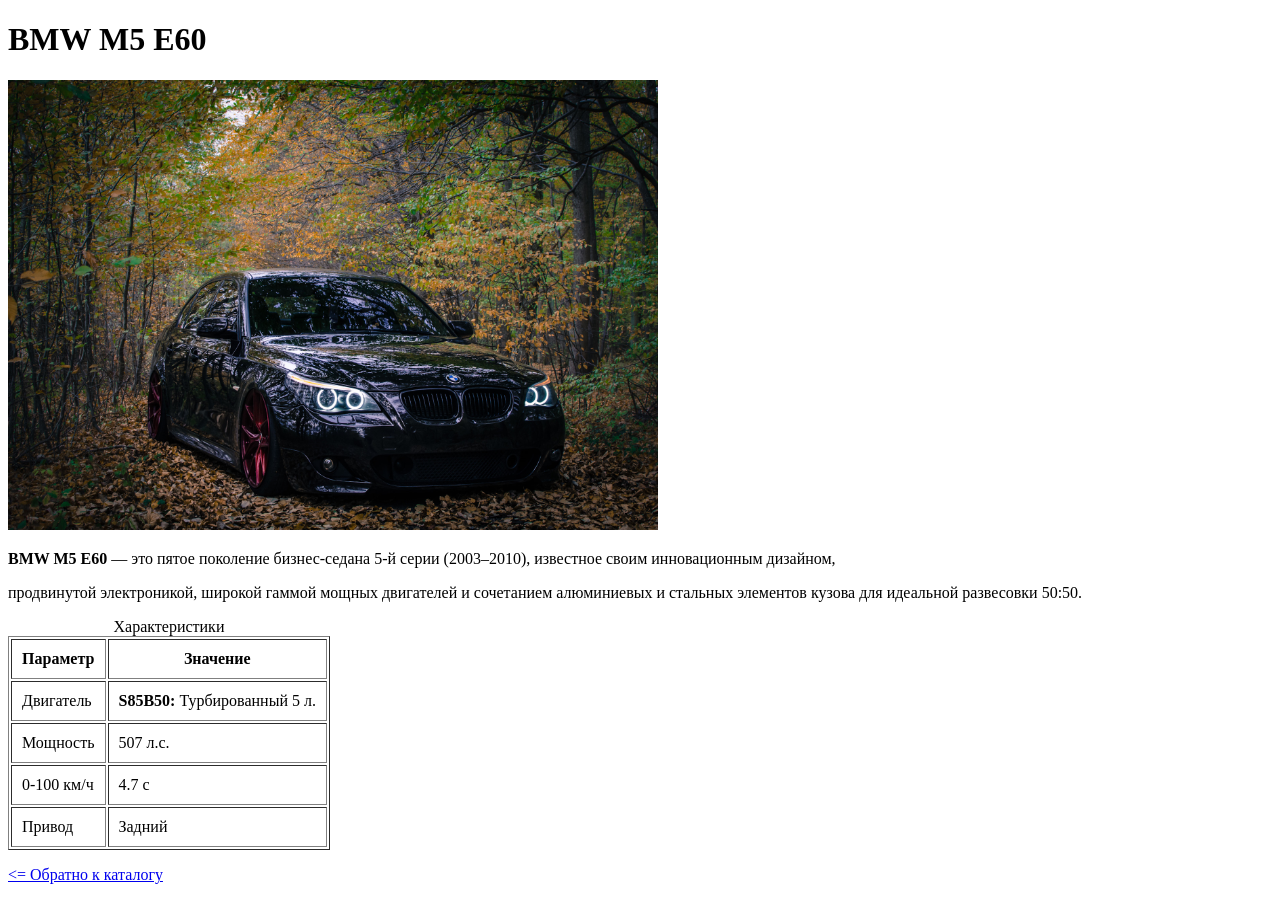
<file: clear HTML/Vehicle_catalog/bmw.html>
<!DOCTYPE html>
<html lang="ru">

<head>
    <meta charset="UTF-8">
    <meta name="viewport" content="width=device-width, initial-scale=1.0">
    <title>BMW M5 E60</title>
</head>

<body>
    <h1>BMW M5 E60</h1>
    <img src="img/bmw.jpg" alt="BMW M3 E60" width="650" height="450">
    <p><b>BMW M5 E60</b> — это пятое поколение бизнес-седана 5-й серии (2003–2010), известное своим инновационным дизайном,</p>
    <p>продвинутой электроникой, широкой гаммой мощных двигателей и сочетанием алюминиевых и стальных элементов кузова для идеальной развесовки 50:50.</p>
    
    <table border="1" cellpadding="10">
        <caption>Характеристики</caption>
        <thead>
            <tr>
                <th>Параметр</th>
                <th>Значение</th>
            </tr>
        </thead>
        <tbody>
            <tr>
                <td>Двигатель</td>
                <td><strong>S85B50:</strong> Турбированный 5 л.</td>
            </tr>
            <tr>
                <td>Мощность</td>
                <td>507 л.с.</td>
            </tr>
            <tr>
                <td>0-100 км/ч</td>
                <td>4.7 с</td>
            </tr>
            <tr>
                <td>Привод</td>
                <td>Задний</td>
            </tr>
        </tbody>
    </table>
    <p><a href="index.html"> &lt;= Обратно к каталогу</a></p>
</body>

</html>
</file>
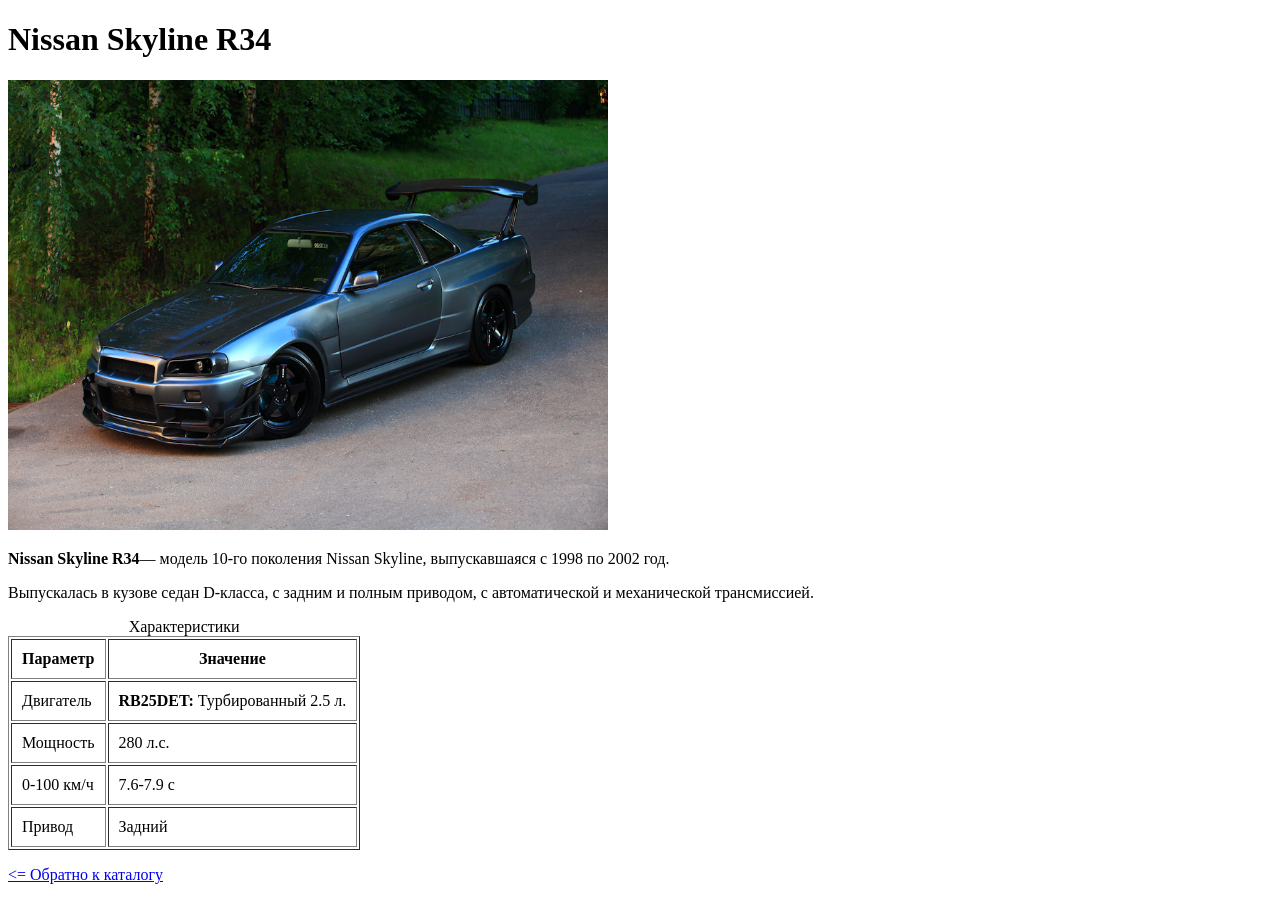
<file: clear HTML/Vehicle_catalog/nissan.html>
<!DOCTYPE html>
<html lang="ru">

<head>
    <meta charset="UTF-8">
    <meta name="viewport" content="width=device-width, initial-scale=1.0">
    <title>Nissan Skyline R34</title>
</head>

<body>
    <h1>Nissan Skyline R34</h1>
    <img src="img/nissan.jpg" alt="Nissan Skyline R34" width="600" height="450">
    <p><b>Nissan Skyline R34</b>— модель 10-го поколения Nissan Skyline, выпускавшаяся с 1998 по 2002 год.</p>
    <p>Выпускалась в кузове седан D-класса, с задним и полным приводом, с автоматической и механической трансмиссией.</p>

    <table border="1" cellpadding="10">
        <caption>Характеристики</caption>
        <thead>
            <tr>
                <th>Параметр</th>
                <th>Значение</th>
            </tr>
        </thead>
        <tbody>
            <tr>
                <td>Двигатель</td>
                <td><strong>RB25DET:</strong> Турбированный 2.5 л.</td>
            </tr>
            <tr>
                <td>Мощность</td>
                <td>280 л.с.</td>
            </tr>
            <tr>
                <td>0-100 км/ч</td>
                <td>7.6-7.9 с</td>
            </tr>
            <tr>
                <td>Привод</td>
                <td>Задний</td>
            </tr>
        </tbody>
    </table>
    <p><a href="index.html"> &lt;= Обратно к каталогу</a></p>
</body>

</html>
</file>
<file: Lionic start/css/style.css>
html {
  box-sizing: border-box;
}

*,
*::before,
*::after {
  box-sizing: inherit;
}

a {
  color: inherit;
  text-decoration: none;
}

img {
  max-width: 100%;
}

@font-face {
  font-family: "OpenSans";
  src: local("OpenSans-Regular"),
    url("../fonts/OpenSansRegular.woff2"), format("woff2"),
    url("../fonts/OpenSansRegular.woff"), format("woff");
  font-weight: 400;
  font-style: normal;
  font-display: swap;
}

@font-face {
  font-family: "OpenSans";
  src: local("OpenSans-Light"),
    url("../fonts/OpenSansLight.woff2"), format("woff2"),
    url("../fonts/OpenSansLight.woff"), format("woff");
  font-weight: 300;
  font-style: normal;
  font-display: swap;
}

@font-face {
  font-family: "OpenSans";
  src: local("OpenSans-Bold"),
    url("../fonts/OpenSansSemiBold.woff2"), format("woff2"),
    url("../fonts/OpenSansSemiBold.woff"), format("woff");
  font-weight: 600;
  font-style: normal;
  font-display: swap;
}

/* так подлючать шрифты, скачать заранее */

body {
  min-width: 1200px;
  font-family: "OpenSans", sans-serif;
  font-weight: 400;
}

/* glob */
.list-reset {
  margin: 0;
  padding: 0;
  list-style: none;
}

.btn-reset {
  padding: 0;
  border: none;
  background-color: transparent;
  cursor: pointer;
}

.flex {
  display: flex;
}

.container {
  width: 1200px;
  padding: 0 15px;
  margin: 0 auto;
}

.section__title {
  margin: 0;
  margin-bottom: 40px;
  font-weight: 300;
  font-size: 36px;
  line-height: 1.3;
  color: #1c1c1c;
}

.section__desc {
  margin: 0;
  margin-bottom: 50px;
  font-weight: 400;
  font-size: 16px;
  text-align: center;
  color: #787878;
}

.section-offset {
  padding-top: 87px;
  padding-bottom: 160px;
}

/* header */

.header {
  padding: 36px 0;
  border-bottom: 1px solid #c4c4c4;
  background-color: #fff;
}

.header__container {
  align-items: center;
}

.header__logo {
  margin-right: auto;
}

.header__nav {
  margin-right: 52px;
}

.header__nav .nav__item:not(:last-child) {
  margin-right: 52px;
}

.footer__nav .nav__link {
  font-size: 12px;
  color: #787878;
}

.nav__link {
  position: relative;
  font-weight: 600;
  font-size: 15px;
  color: #1c1c1c;

  transition: color 0.3s ease-in-out;
}

.nav__link:focus {
  outline: 1px solid #71a7e2;
  outline-offset: 3px;
}

.nav__link:hover {
  color: #71a7e2;
}

.nav__link::after {
  content: "";
  position: absolute;
  left: 0;
  bottom: -5px;
  width: 0px;
  height: 2px;
  border-radius: 25%;
  background-color: #71a7e2;
  opacity: 1;

  transition: width .3s ease-in-out;
}

.nav__link:hover::after {
  width: 100%;
}

.nav__link:active {
  color: #3172b9;
  outline: none;
}

.nav__link:active::after {
  opacity: 1;
}

.btn {
  position: relative;
  outline: none;
  font-weight: 600;
  font-size: 15px;
  color: #fff;
  text-transform: uppercase;
  border-radius: 3px;
  padding: 15px 35px;
  background-color: #3172b9;

  transition: background-color .3s ease-in-out;
}

.btn::after {
  content: "";
  position: absolute;
  top: -3px;
  left: -3px;
  right: -3px;
  bottom: -3px;
  border-radius: inherit;
  border: 1px solid #71a7e2;
  outline: none;
  opacity: 0;

  transition: opacity .3s ease-in-out;
}

.btn:focus::after {
  opacity: 1;
}

.btn:hover {
  background-color: #71a7e2;
}

.btn:active {
  background:  #0e3b6c;
}

.btn:active::after {
  opacity: 0;
}

/* hero */
.hero {
  padding-top: 100px;
  padding-bottom: 150px;
  background-image: url('../img/hero-bg.jpg');
  background-size: cover;
  background-repeat: no-repeat;
  background-position: center;
}

.hero__content {
  max-width: 50%;
  flex-direction: column;
  align-items: flex-start;
}

.hero__title {
  margin: 0;
  margin-bottom: 25px;
  font-weight: 300;
  font-size: 40px;
  line-height: 1.3;
}

.hero__desc {
  margin: 0;
  margin-bottom: 34px;
  font-weight: 400;
  font-size: 16px;
  line-height: 1.55;
  color: #787878;
}

.hero__wrapper {
  flex-direction: column;
  align-items: center;
}

.hero__btn {
  min-width: 250px;
  margin: 0;
  margin-bottom: 14px;
  padding: 20px 0;
  text-align: center;
}

.hero__secure {
  font-weight: 400;
  font-size: 11px;
  line-height: 1.55;
  text-transform: uppercase;
  color: #787878;
  background-image: url(../img/secure.svg);
  background-repeat: no-repeat;
  background-position: left center;
  background-size: 14px 17px;
  padding-left: 27px;
}

/* services */
.services {
  border-bottom: 1px solid #dadada;
}

.services__title {
  text-align: center;
  margin-bottom: 20px;
}

.services__desc {
  text-align: center;
}

.services__item {
  width: 270px;
  flex-direction: column;
  align-items: center;
  padding: 60px 30px;
  border: 1px solid #e4e4e4;
  border-radius: 5px;

  transition: border-color .3s ease-in-out, background-color .3s ease-in-out;
}

.services__item:hover {
  border-color: #3172b9;
  background-color: #3172b9;
}

.services__item:not(:nth-child(4n)) {
  margin-right: 30px;
}

.services__item-icon {
  fill: #3172b9;
  margin-bottom: 25px;
}

.services__item-icon path {
  transition: fill .3s ease-in-out;
}

.services__item-title {
  margin: 0;
  margin-bottom: 15px;
  font-weight: 600;
  font-size: 20px;
  line-height: 1.3;
  text-align: center;
  color: #1c1c1c;

  transition: color .3s ease-in-out
}

.services__item-desc {
  margin: 0;
  text-align: center;
  font-weight: 400;
  font-size: 14px;
  line-height: 1.5;
  text-align: center;
  color: #787878;

  transition: color .3s  ease-in-out
}

.services__item:hover .services__item-title {
  color: #fff;
}

.services__item:hover .services__item-desc {
  color: #fff;
}

.services__item:hover .services__item-icon path {
  fill: #fff;
}

/* path - отвечает за графику, применяет стили именно к
svg картинке */


/* articles */
.articles {
  border-bottom: 1px solid #dadada
}

.articles__list {
  flex-wrap: wrap;
}

.articles__item {
  width: 570px;
  margin-bottom: 30px;
}

.articles__item:not(:nth-child(2n)) {
  margin-right: 30px;
}

.blog__preview {
  overflow: hidden;
  border: 1px solid #e4e4e4;
  border-radius: 5px;
}

/* overflow:hidden - убирает углы картинки, выходящие за рамки бордера */

.blog__preview-time {
  display: block;
  margin-bottom: 5px;
  font-weight: 400;
  font-size: 10px;
  line-height: 150%;
  color: #787878;

  transition: color .3s ease-in-out;
}

.blog__preview-title {
  margin: 0;
  margin-bottom: 15px;
  font-weight: 600;
  font-size: 20px;
  line-height: 130%;
  color: #1c1c1c;

  transition: color .3s ease-in-out;
}

.blog__preview-desc {
  margin: 0;
  max-width: 210px;
  font-weight: 400;
  font-size: 14px;
  line-height: 150%;
  color: #787878;

  transition: color .3s ease-in-out;
}


.blog__preview-image {
  object-fit: cover;
}

/* object-fit: cover - масштабирует изображениетак, чтобы оно
полностью заполнило область контейнера, сохраняя исходные пропорции */

.blog__preview-text {
  padding: 30px;
}

.blog__preview-link {
  position: relative;
  width: 100%;

  transition: background-color .3s ease-in-out;
}

.blog__preview-link:focus{
  background-color: #71a7e2 ;
}

.blog__preview-link:focus :is(.blog__preview-time, .blog__preview-title, .blog__preview-desc) {
  color: #fff;
}

.blog__preview-link:hover{
  background-color: #3172b9 ;
}

.blog__preview-link:hover :is(.blog__preview-time, .blog__preview-title, .blog__preview-desc) {
  color: #fff;
}

.blog__preview-link:active {
  background-color: #0e3b6c;
}

.blog__preview-link:active :is(.blog__preview-time, .blog__preview-title, .blog__preview-desc) {
  color: #fff;
}


/* clients */


.clients {
  border-bottom: 1px solid #dadada
}

.clients__item {
  flex-direction: column;
  width: 370px;
  padding: 50px 36px;
  padding-bottom: 30px;
  border: 1px solid #e4e4e4;
}

.clients__item:not(:nth-child(3n)) {
  margin-right: 30px;
}

.clients__item-desc {
  margin: 0;
  margin-bottom: 30px;
  font-weight: 400;
  font-size: 14px;
  line-height: 180%;
  color: #787878;
}

.clients__user {
  margin-top: auto;
  padding-top: 28px;
  max-width: 100%;
  align-items: center;
  border-top: 1px solid #dadada;
}

.clients__avatar {
  flex-shrink: 0;
  width: 67px;
  margin-right: 17px;
}

.clients__avatar img {
  width: 100%;
  height: 100%;
  border: 2px solid #317289;
  border-radius: 100%;
}

.clients__name {
  margin-bottom: 5px;
  font-weight: 600;
  font-size: 17px;
  line-height: 180%;
  color: #1c1c1c;
}

.clients__post {
  font-weight: 400;
  font-size: 14px;
  line-height: 180%;
  color: #787878;
}

/* contacts */

.contacts {
  border-bottom: 1px solid #dadada
}

.contacts-address {
  font-style: normal;
}

.contacts-item {
  flex-direction: column;
  width: 370px;
  background-position: left top;
  background-repeat: no-repeat;
  background-size: 29px 29px;
  padding-top: 48px;
}

.contacts-item-address {
  background-image: url('../img/location.svg');
}

.contacts-item-call {
  background-image: url('../img/phone.svg');
}

.contacts-item-mail {
  background-image: url('../img/mail.svg');
}

.contacts-item:not(:nth-child(3n)) {
  margin-right: 30px;
}

.contacts-item-caption {
  margin-bottom: 30px;
  font-weight: 600;
  font-size: 17px;
  line-height: 180%;
  color: #1c1c1c;
}

.contacts-item-text {
  margin: 0;
  max-width: 215px;
  font-weight: 400;
  font-size: 14px;
  line-height: 180%;
  color: #787878;
}

.contacts-item-link {
  align-self: flex-start;
  display: inline-block;
  font-weight: 400;
  font-size: 14px;
  line-height: 180%;
  color: #787878;

  transition: color .3s ease-in-out;
}

.contacts-item-link:focus {
  outline: 1px solid #71a7e2;
}

.contacts-item-link:hover {
  color: #71a7e2;
}

.contacts-item-link:active {
  color: #0e3b6c;
  outline: none;
}

/* join us */

.join-us {
  border-bottom: 1px solid #dadada
}

.join-us-title {
  text-align: center;
}

.join-us-desc {
  margin-bottom: 30px;
  text-align: center;
}

.form {
  padding-left: 55px;
  padding-right: 55px;
}

.form-input {
  padding: 16px 28px;
  width: 251px;
  height: 60px;
  border: 1px solid #dadada;
  border-radius: 50px;

  transition: background-color .3s ease-in-out, border-color .3s ease-in-out;
}

.form-input:nth-child(-n+2) {
  margin-bottom: 19px;
}

.form-input:focus {
  background-color:  rgba(113, 167, 226, 0.2);
  outline: none;
  border-color: #71a7e2
}

.form-input:hover {
  border-color: #71a7e2
}

.form-input:active {
  border-color: #0e3b6c;
  background-color: #fff;
}

.form-select {
  width: 251px;
  height: 60px;
  padding: 16px 28px;
  border: 1px solid #dadada;
  border-radius: 50px;

  transition: background-color .3s ease-in-out, border-color .3s ease-in-out;
}

.form-select:focus {
  background-color:  rgba(113, 167, 226, 0.2);
  outline: none;
  border-color: #71a7e2
}

.form-select:hover {
  border-color: #71a7e2
}

.form-select:active {
  border-color: #0e3b6c;
  background-color: #fff;
}

.form-textarea {
  width: 100%;
  height: 100%;
  padding: 16px 28px;
  border: 1px solid #dadada;
  border-radius: 20px;
  resize: none;

  transition: background-color .3s ease-in-out, border-color .3s ease-in-out;
}

.form-textarea:focus {
  background-color:  rgba(113, 167, 226, 0.2);
  outline: none;
  border-color: #71a7e2
}

.form-textarea:hover {
  border-color: #71a7e2
}

.form-textarea:active {
  border-color: #0e3b6c;
  background-color: #fff;
}

.form-top {
  margin-bottom: 19px;
  justify-content: space-between;
}

.form-left {
  width: 49%;
  flex-wrap: wrap;
  justify-content: space-between;
}

.form-right {
  width: 49%;
}

.form-bottom {
  justify-content: flex-end;
}

.form-wrapper {
  flex-direction: column;
  align-content: center;
  flex-wrap: wrap;
}

.form-btn {
  min-width: 230px;
  height: 60px;
  margin-bottom: 9px;
  padding: 20px 0;
  border-radius: 50px;
}

.form-check {
  font-weight: 400;
  font-size: 12px;
  text-align: center;
  color: #787878;
}

.form-check input {
  margin-right: 8px;
}

.form-check a {
  text-decoration: underline;
  text-decoration-skip-ink: none;
  color: #3172b9;
}

/* footer */

.footer {
  padding: 42px 0;
}

.footer__container {
  align-items: center;
  justify-content: space-between;
}

.footer__left,
.footer__right {
  align-items: center;
}

.footer__logo {
  margin-right: 25px;
}

.footer__nav {
  margin-right: 56px;
}

.footer__nav .nav__item:not(:last-child) {
  margin-right: 28px;
}

.footer-copy {
  font-weight: 400;
  font-size: 12px;
  color: #787878;
}

.footer-link {
  position: relative;
  display: inline-block;
  font-weight: 600;
  font-size: 15px;
  color: #787878;

  transition: color .3s ease-in-out;
}

.footer-link::after {
  content: "";
  position: absolute;
  left: 0;
  bottom: -5px;
  width: 0px;
  height: 2px;
  border-radius: 25%;
  background-color: #71a7e2;
  opacity: 1;

  transition: width .3s ease-in-out;
}

.footer-link:hover::after {
  width: 100%;
}

.footer-link:focus {
  outline: 1px solid #71a7e2;
  outline-offset: 3px;
}

.footer-link:hover {
  color: #71a7e2;
}

.footer-link:active {
  color: #3172b9;
  outline: none;
}

.footer-link:active::after {
  opacity: 1;
}


.social-link {
  display: flex;
  width: 24px;
  height: 24px;
  align-items: center;
  justify-content: center;
}

.social-item:not(:last-child) {
  margin-right: 32px;
}

.social-link svg {
  fill: #000;

  transition: fill .3s ease-in-out;
}

.social-link-mail svg {
  fill: transparent;
  stroke: #000;

  transition: stroke .3s ease-in-out;
}

/* stroke - так как у значка почты нет заливки, а есть цвет "костей",
используем stroke */

.social-link:focus {
  outline-offset: 2px;
  outline: 1px solid #71a7e2;
}

.social-link:hover svg {
  fill: #71a7e2;
}

.social-link-mail:hover svg {
  fill: transparent;
  stroke: #71a7e2;
}

.social-link:active svg {
  fill: #3172b9;
}

.social-link-mail:active svg {
  fill: transparent;
  stroke: #3172b9;
}
</file>
<file: SkillBoxCourse/first_project/css/style.css>
html {
    box-sizing: border-box;
}

*,
*::before,
*::after {
    box-sizing: inherit;
}

a {
    color: inherit;
    text-decoration: none;
}

img {
    max-width: 100%;
}

body {
    font-family: 'font', sans-serif;
}
</file>
<file: SkillBoxCourse/from_html/css/style.css>
html {
  box-sizing: border-box;
}

*,
*::before,
*::after {
	box-sizing: inherit;
}

body {
  font-family: Arial, Verdana, sans-serif;
}

.container {
  width: 1170px;
  margin: 0 auto;
}

img {
  max-width: 100%;
}

.main-title {
  margin-top: 20px;
  margin-bottom: 30px;
  color: #3f2aff;
  font-size: 60px;
}

.text {
  margin: 0;
  margin-bottom: 30px;
  max-width: 730px;
  font-size: 20px;
  line-height: 160%;
  color: #333
}

.text:last-child {
  margin-bottom: 0;
}

.text a {
  color: #3f2aff;
  text-decoration: none;
}

.quote-text {
  background-color: #ebebeb;
  max-width: 900px;
  padding: 25px 120px;
  border-radius: 10px;
  text-align: center;
}

.quote {
  font-weight: 700;
}

.quote-author {
  font-style: normal;
}

.image-group {
  margin: 0;
  margin-bottom: 60px;
  width: 100%;
}

.image-group-text {
  padding: 12px;
  background-color: #3f2aff ;
  color: white;
  font-size: 20px;
  text-align: center;
  border-radius: 10px;
}

.second-title {
  margin: 0;
  margin-bottom: 10px;
  color: #333;
  font-size: 40px;
}

.list {
  margin: 20px 0;
  padding-left: 40px;
  font-size: 20px;
  line-height: 48px;
}


.table {
  border-collapse: collapse;
  width: 100%;
  margin-bottom: 60px;
 }

 /* border-collapse: collapse; - схлопывание border, как margin */

.table-caption {
  font-weight: bold;
  margin-bottom: 20px;
  font-size: 20px;
  text-align: left;
}

.table-cell {
  border: 1px solid rgba(0, 0, 0, 0.3);
  font-size: 20px;
  padding: 30px;
  vertical-align: top;
  text-align: left;
}

.table-header {
  color:#3f2aff;
  font-weight: bold;
}
/* vertical-align: - центрирование по вертикали */
</file>
